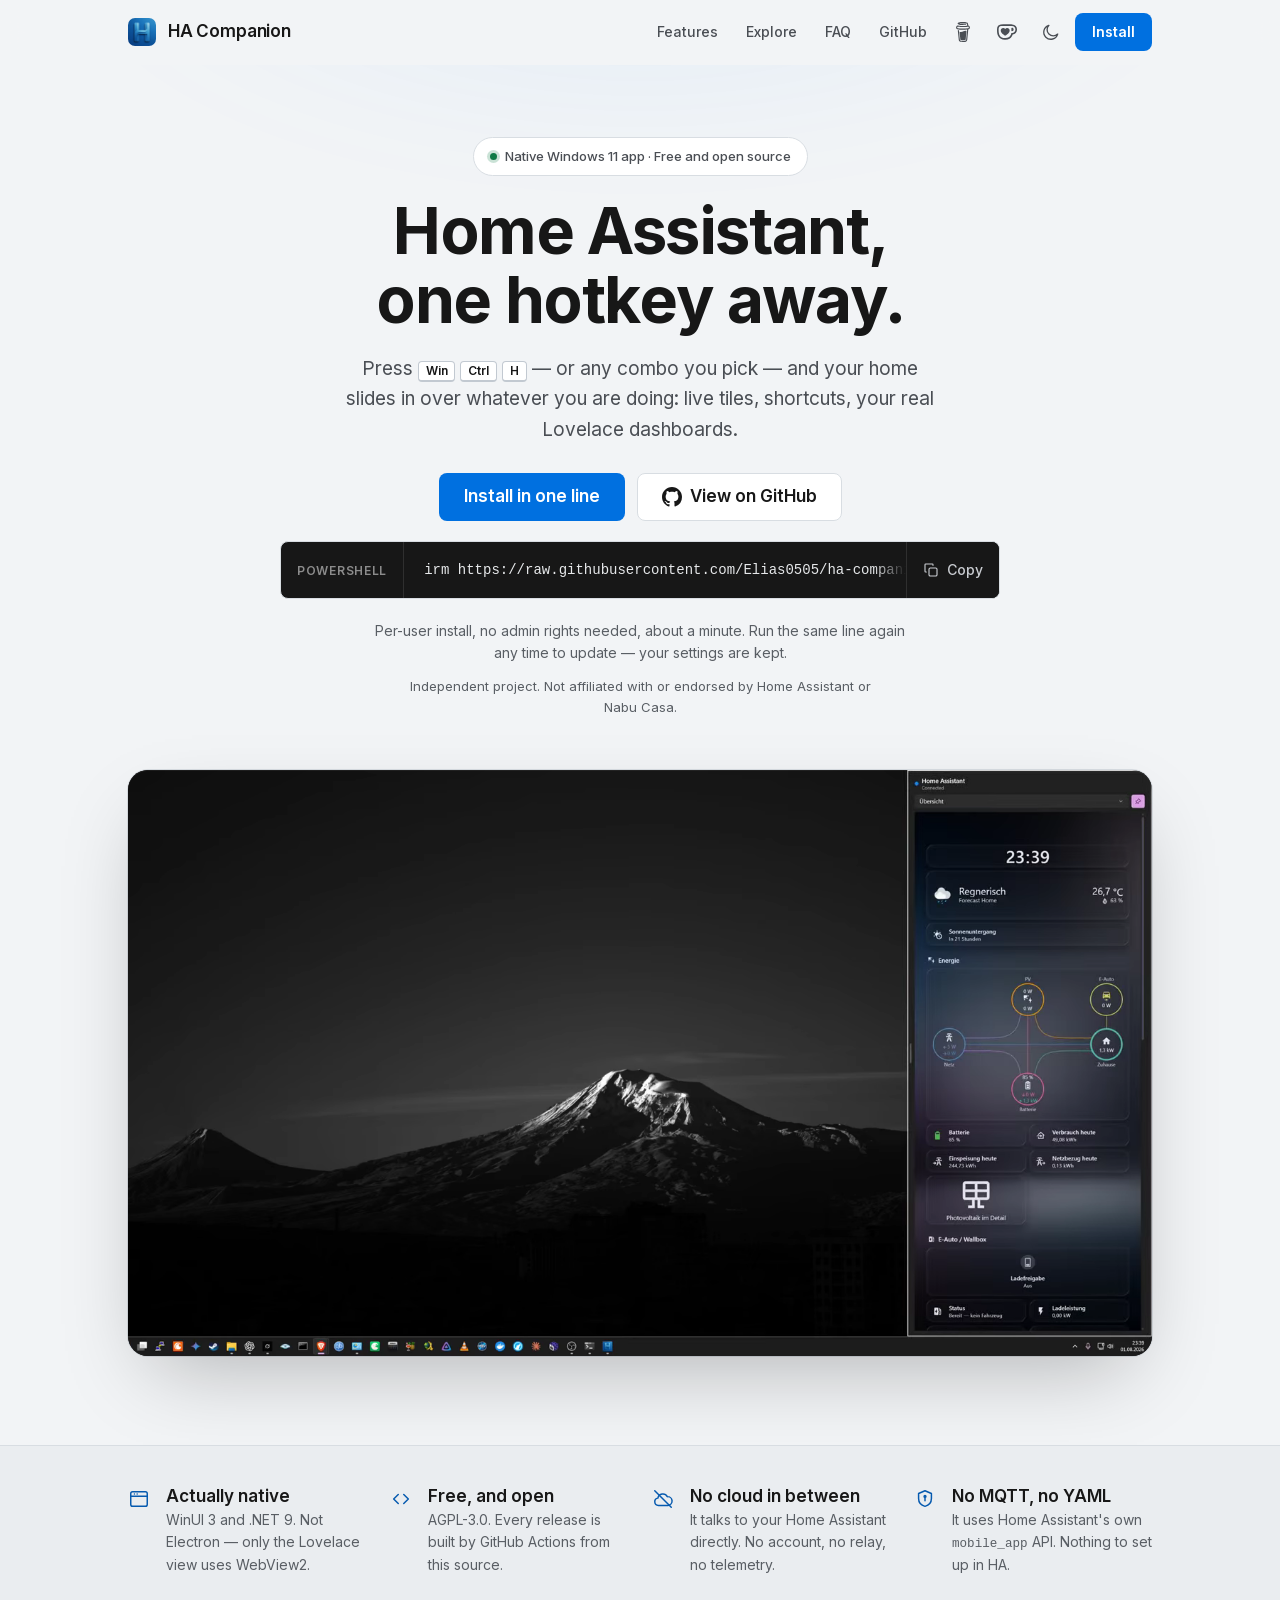
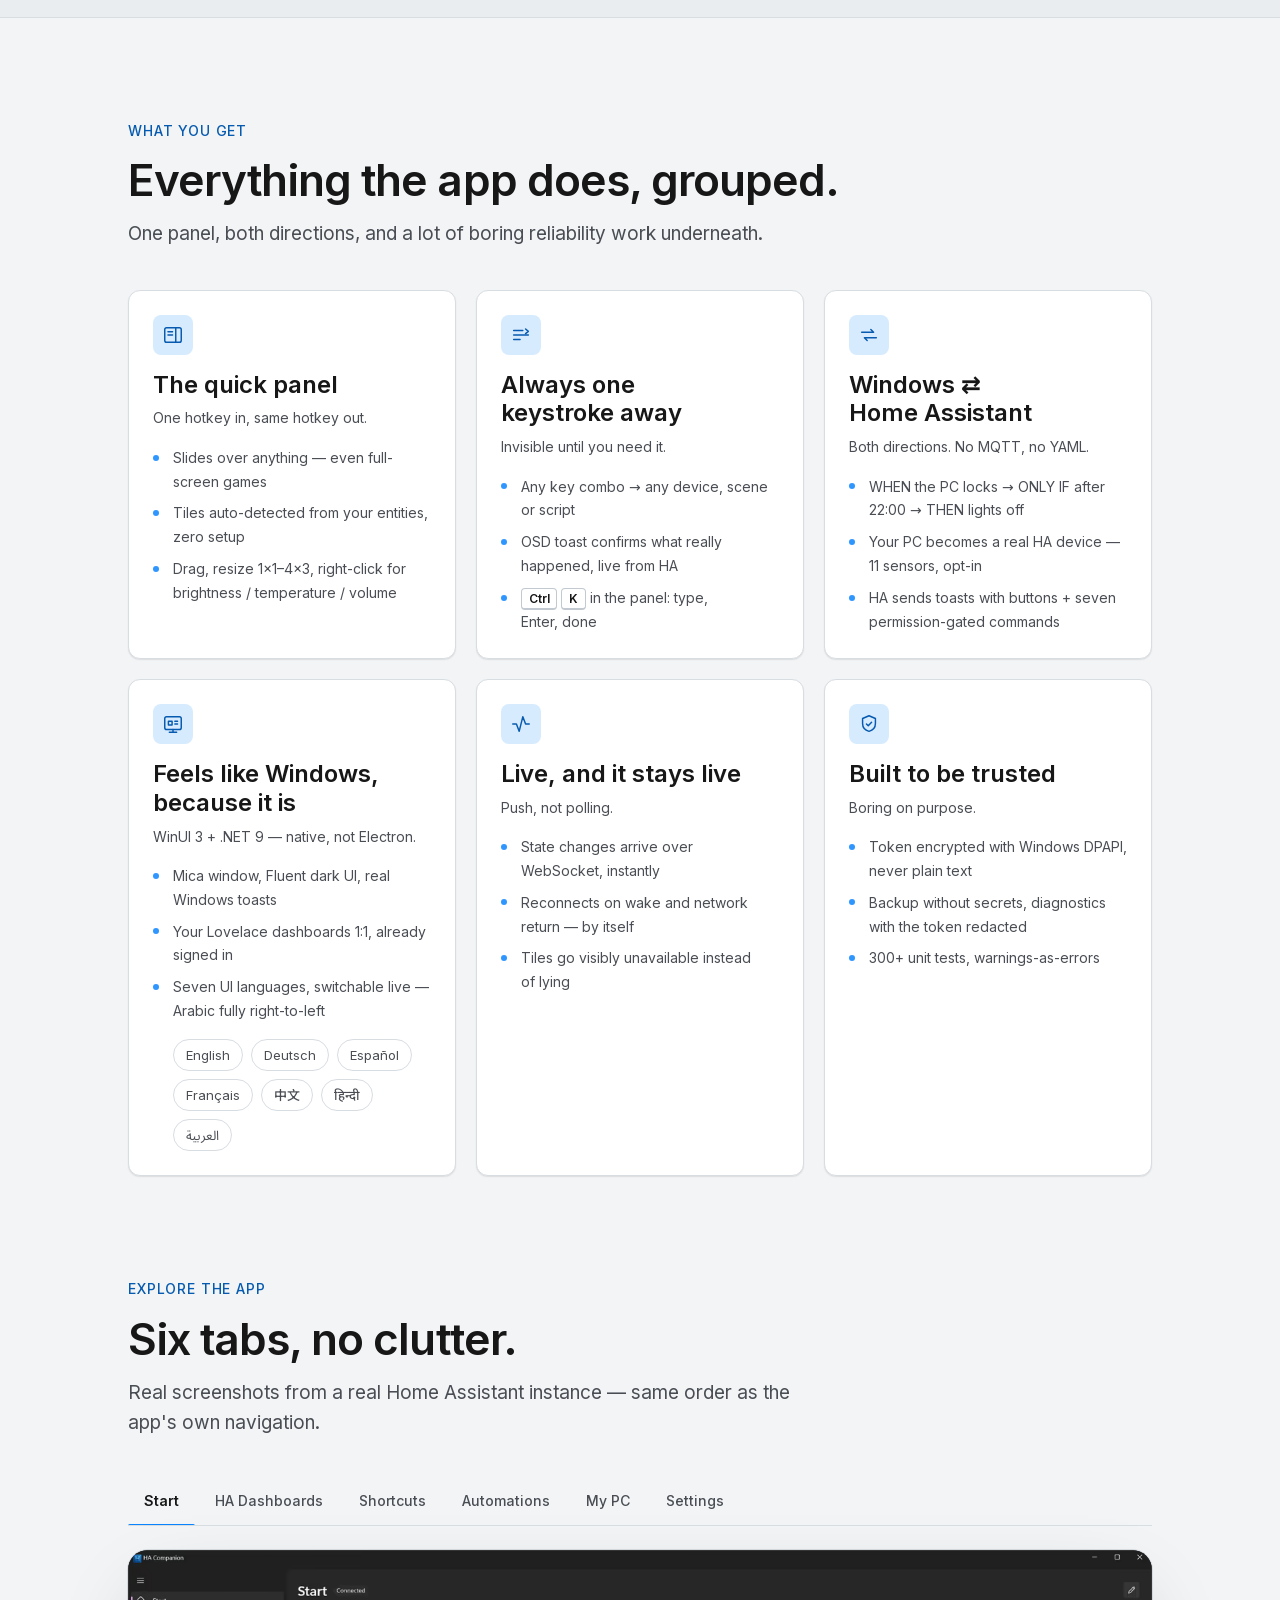
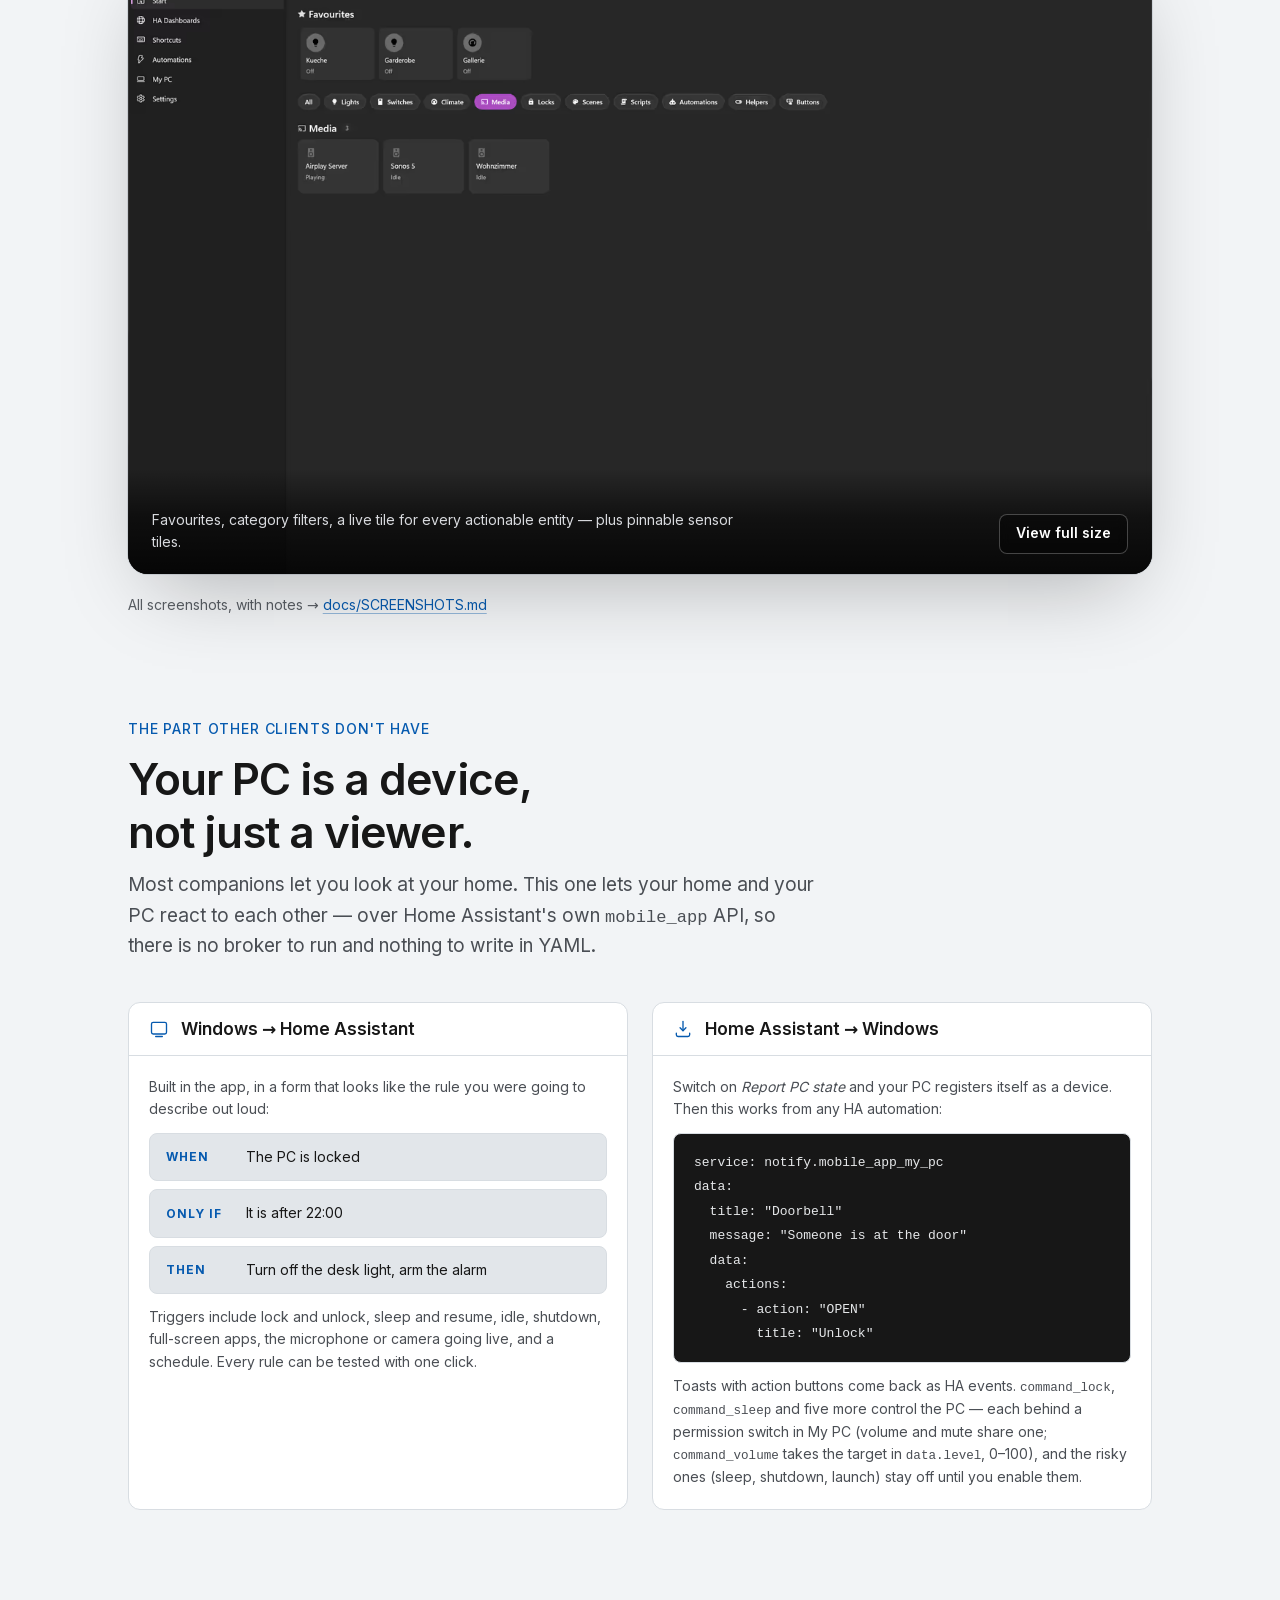
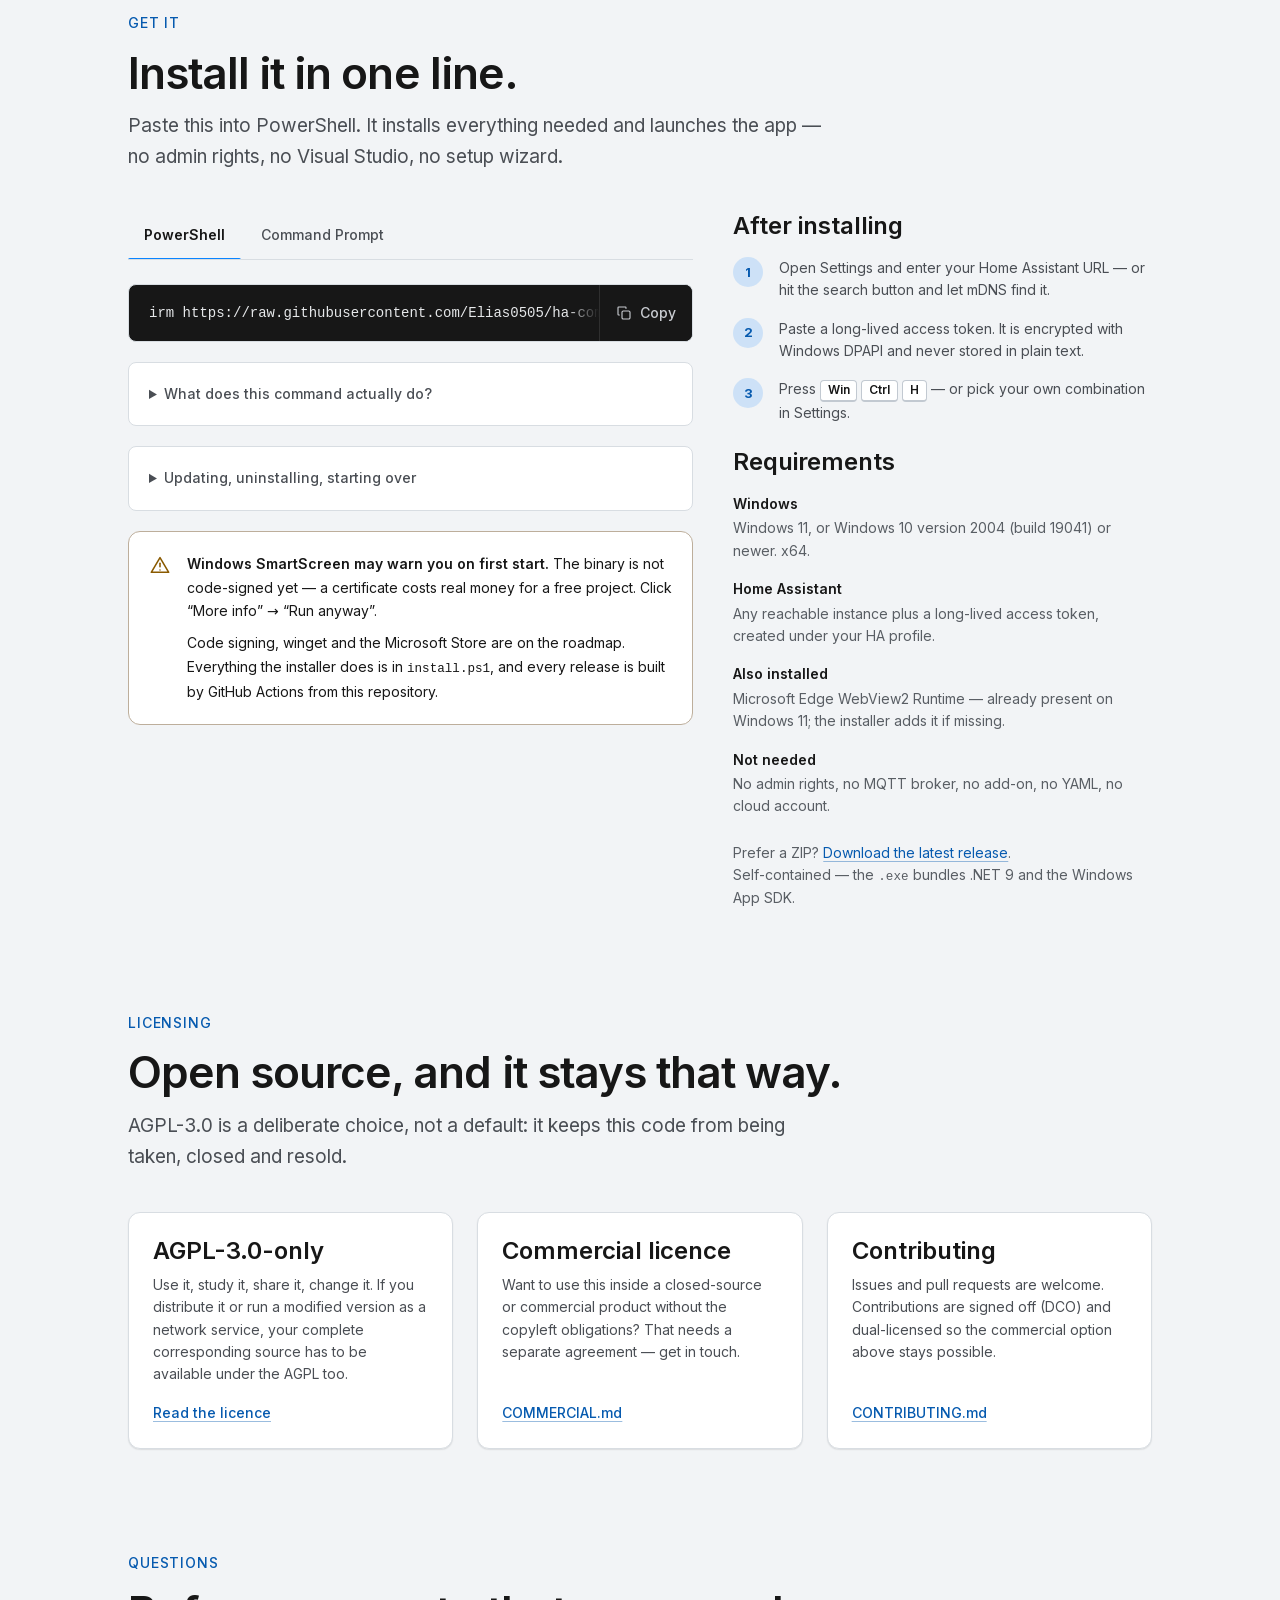
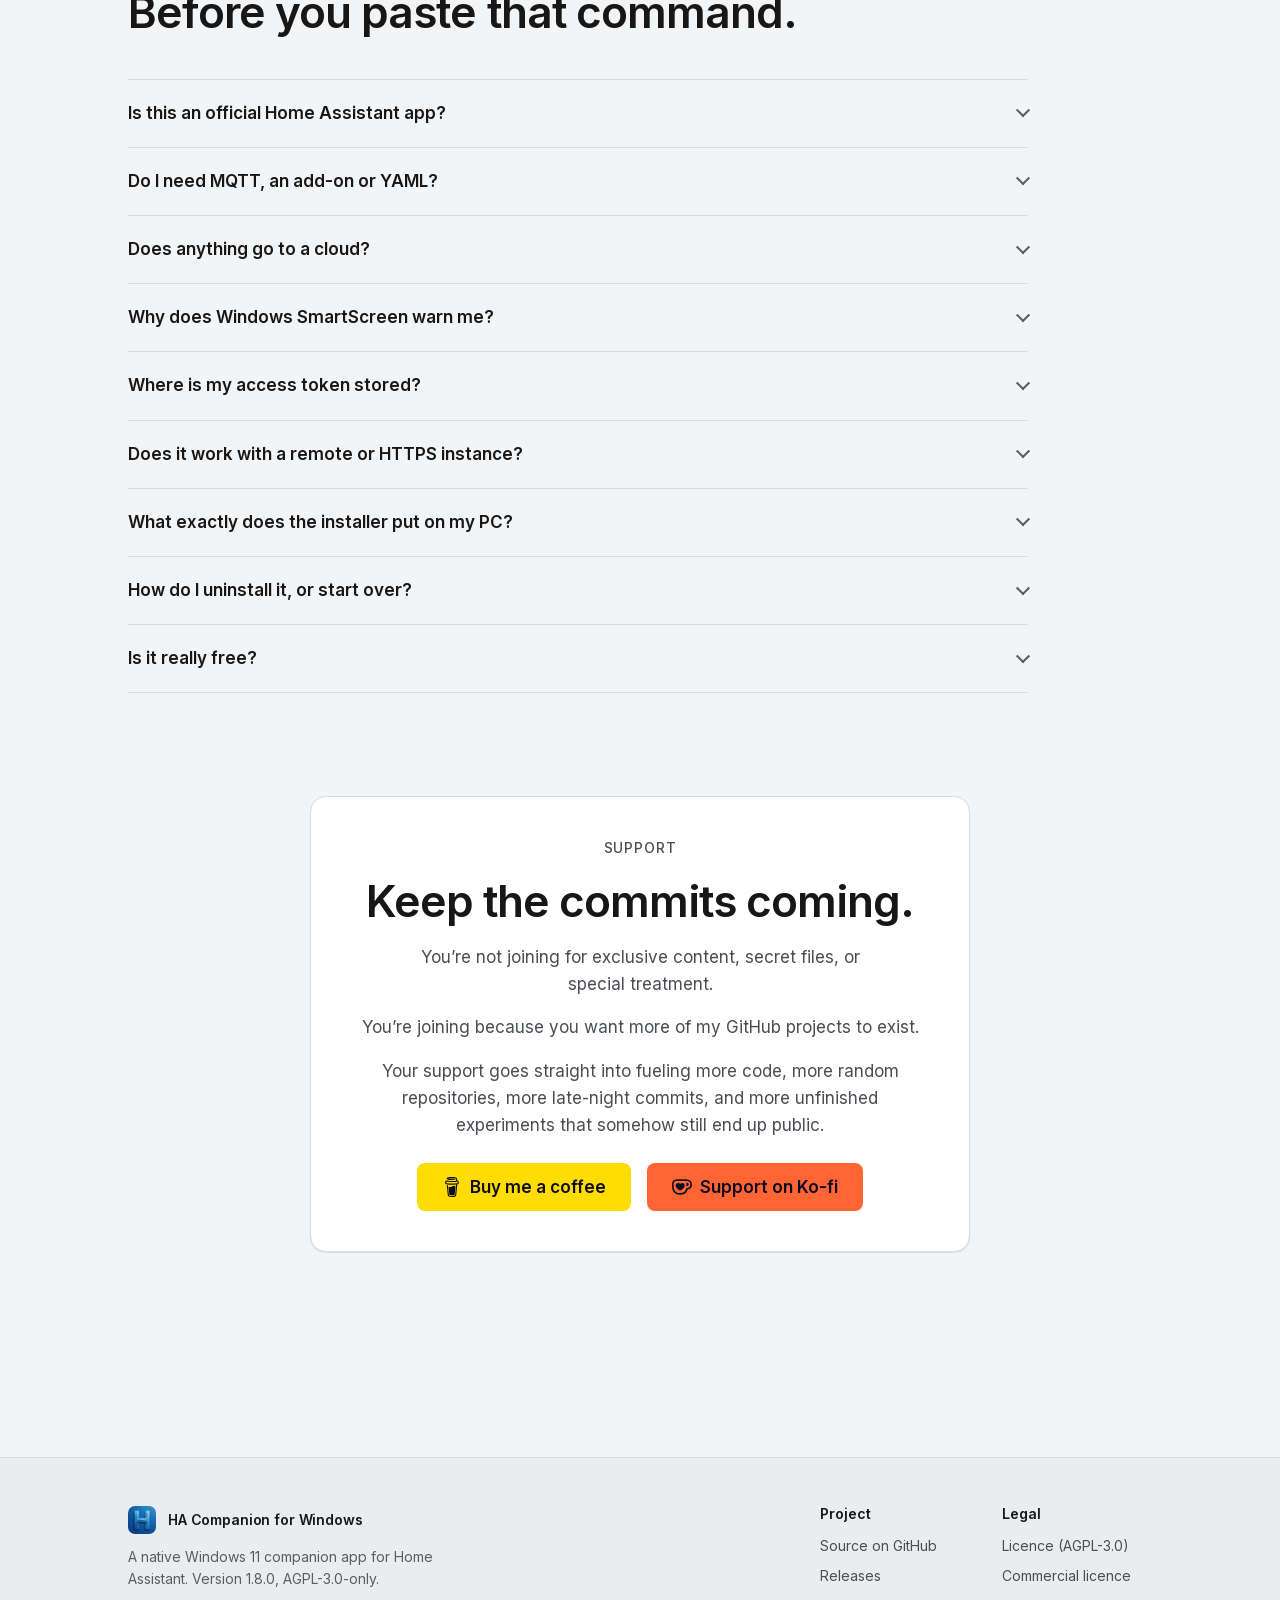
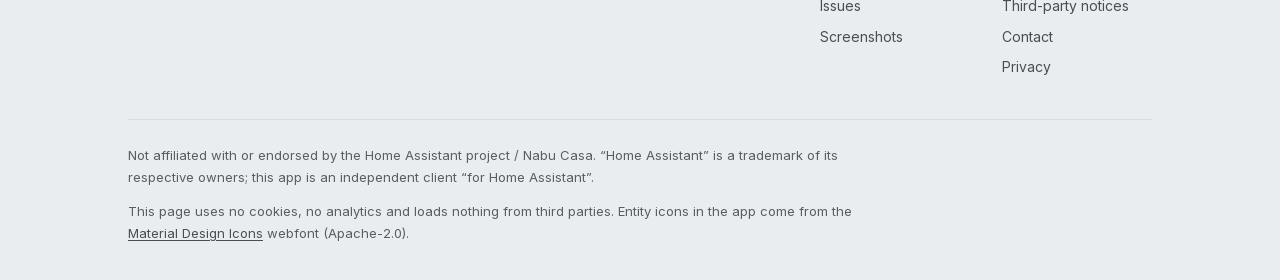
<file: site/index.html>
<!DOCTYPE html>
<!-- SPDX-License-Identifier: AGPL-3.0-only -->
<html lang="en" data-page="home">
<head>
<meta charset="utf-8">
<meta name="viewport" content="width=device-width, initial-scale=1">
<title>HA Companion for Windows — Home Assistant, one hotkey away</title>
<meta name="description" content="Free, open-source native Windows app for Home Assistant: a global hotkey slides your live tiles and real Lovelace dashboards in over any window.">
<link rel="canonical" href="https://elias0505.github.io/ha-companion-windows/">

<!-- Runs before first paint: marks that JS is alive (so CSS may hide things it
     will animate in) and restores the visitor's theme without a flash. -->
<script>document.documentElement.className='js'+(matchMedia('(prefers-reduced-motion: reduce)').matches?' rm':'');</script>
<script>try{var t=localStorage.getItem('hac-theme');if(t)document.documentElement.dataset.theme=t;}catch(e){}</script>

<meta name="theme-color" content="#171717" media="(prefers-color-scheme: dark)">
<meta name="theme-color" content="#f2f4f6" media="(prefers-color-scheme: light)">
<meta name="color-scheme" content="dark light">

<meta property="og:type" content="website">
<meta property="og:site_name" content="HA Companion for Windows">
<meta property="og:title" content="HA Companion for Windows — Home Assistant, one hotkey away">
<meta property="og:description" content="Free, open-source native Windows app for Home Assistant: a global hotkey slides your live tiles and real Lovelace dashboards in over any window.">
<meta property="og:url" content="https://elias0505.github.io/ha-companion-windows/">
<meta property="og:image" content="https://elias0505.github.io/ha-companion-windows/assets/og/og-1200x630.jpg">
<meta property="og:image:width" content="1200">
<meta property="og:image:height" content="630">
<meta property="og:image:alt" content="HA Companion for Windows — the quick panel next to the headline “Home Assistant, one hotkey away”">
<meta property="og:locale" content="en_US">
<meta name="twitter:card" content="summary_large_image">
<meta name="twitter:title" content="HA Companion for Windows — Home Assistant, one hotkey away">
<meta name="twitter:description" content="Free, open-source native Windows app for Home Assistant: a global hotkey slides your live tiles and real Lovelace dashboards in over any window.">
<meta name="twitter:image" content="https://elias0505.github.io/ha-companion-windows/assets/og/og-1200x630.jpg">
<meta name="twitter:image:alt" content="HA Companion for Windows — the quick panel next to the headline “Home Assistant, one hotkey away”">

<link rel="icon" href="assets/icons/favicon.ico" sizes="32x32">
<link rel="icon" href="assets/icons/icon-192.png" type="image/png" sizes="192x192">
<link rel="apple-touch-icon" href="assets/icons/apple-touch-icon.png">
<link rel="manifest" href="site.webmanifest">

<link rel="preload" as="font" type="font/woff2" href="assets/fonts/inter-var-latin.woff2" crossorigin>
<link rel="preload" as="image" type="image/avif" href="assets/img/hero/hero-poster-1280.avif"
      imagesrcset="assets/img/hero/hero-poster-960.avif 960w, assets/img/hero/hero-poster-1280.avif 1280w, assets/img/hero/hero-poster-1888.avif 1888w"
      imagesizes="(min-width: 1200px) 1120px, 100vw" fetchpriority="high">

<link rel="stylesheet" href="assets/css/tokens.css">
<link rel="stylesheet" href="assets/css/base.css">
<link rel="stylesheet" href="assets/css/components.css">
<link rel="stylesheet" href="assets/css/sections.css">

<script defer src="assets/js/tabs.js"></script>
<script defer src="assets/js/ui.js"></script>
</head>

<body>
<a class="skip-link" href="#main">Skip to content</a>

<!-- Brand marks (Simple Icons, CC0), used twice each — defined once, referenced
     via <use> so the long Buy-Me-a-Coffee path is not shipped twice. -->
<svg aria-hidden="true" style="position:absolute;width:0;height:0" xmlns="http://www.w3.org/2000/svg">
  <symbol id="i-bmc" viewBox="0 0 24 24"><path d="M20.216 6.415l-.132-.666c-.119-.598-.388-1.163-1.001-1.379-.197-.069-.42-.098-.57-.241-.152-.143-.196-.366-.231-.572-.065-.378-.125-.756-.192-1.133-.057-.325-.102-.69-.25-.987-.195-.4-.597-.634-.996-.788a5.723 5.723 0 00-.626-.194c-1-.263-2.05-.36-3.077-.416a25.834 25.834 0 00-3.7.062c-.915.083-1.88.184-2.75.5-.318.116-.646.256-.888.501-.297.302-.393.77-.177 1.146.154.267.415.456.692.58.36.162.737.284 1.123.366 1.075.238 2.189.331 3.287.37 1.218.05 2.437.01 3.65-.118.299-.033.598-.073.896-.119.352-.054.578-.513.474-.834-.124-.383-.457-.531-.834-.473-.466.074-.96.108-1.382.146-1.177.08-2.358.082-3.536.006a22.228 22.228 0 01-1.157-.107c-.086-.01-.18-.025-.258-.036-.243-.036-.484-.08-.724-.13-.111-.027-.111-.185 0-.212h.005c.277-.06.557-.108.838-.147h.002c.131-.009.263-.032.394-.048a25.076 25.076 0 013.426-.12c.674.019 1.347.067 2.017.144l.228.031c.267.04.533.088.798.145.392.085.895.113 1.07.542.055.137.08.288.111.431l.319 1.484a.237.237 0 01-.199.284h-.003c-.037.006-.075.01-.112.015a36.704 36.704 0 01-4.743.295 37.059 37.059 0 01-4.699-.304c-.14-.017-.293-.042-.417-.06-.326-.048-.649-.108-.973-.161-.393-.065-.768-.032-1.123.161-.29.16-.527.404-.675.701-.154.316-.199.66-.267 1-.069.34-.176.707-.135 1.056.087.753.613 1.365 1.37 1.502a39.69 39.69 0 0011.343.376.483.483 0 01.535.53l-.071.697-1.018 9.907c-.041.41-.047.832-.125 1.237-.122.637-.553 1.028-1.182 1.171-.577.131-1.165.2-1.756.205-.656.004-1.31-.025-1.966-.022-.699.004-1.556-.06-2.095-.58-.475-.458-.54-1.174-.605-1.793l-.731-7.013-.322-3.094c-.037-.351-.286-.695-.678-.678-.336.015-.718.3-.678.679l.228 2.185.949 9.112c.147 1.344 1.174 2.068 2.446 2.272.742.12 1.503.144 2.257.156.966.016 1.942.053 2.892-.122 1.408-.258 2.465-1.198 2.616-2.657.34-3.332.683-6.663 1.024-9.995l.215-2.087a.484.484 0 01.39-.426c.402-.078.787-.212 1.074-.518.455-.488.546-1.124.385-1.766zm-1.478.772c-.145.137-.363.201-.578.233-2.416.359-4.866.54-7.308.46-1.748-.06-3.477-.254-5.207-.498-.17-.024-.353-.055-.47-.18-.22-.236-.111-.71-.054-.995.052-.26.152-.609.463-.646.484-.057 1.046.148 1.526.22.577.088 1.156.159 1.737.212 2.48.226 5.002.19 7.472-.14.45-.06.899-.13 1.345-.21.399-.072.84-.206 1.08.206.166.281.188.657.162.974a.544.544 0 01-.169.364zm-6.159 3.9c-.862.37-1.84.788-3.109.788a5.884 5.884 0 01-1.569-.217l.877 9.004c.065.78.717 1.38 1.5 1.38 0 0 1.243.065 1.658.065.447 0 1.786-.065 1.786-.065.783 0 1.434-.6 1.499-1.38l.94-9.95a3.996 3.996 0 00-1.322-.238c-.826 0-1.491.284-2.26.613z"/></symbol>
  <symbol id="i-kofi" viewBox="0 0 24 24"><path d="M11.351 2.715c-2.7 0-4.986.025-6.83.26C2.078 3.285 0 5.154 0 8.61c0 3.506.182 6.13 1.585 8.493 1.584 2.701 4.233 4.182 7.662 4.182h.83c4.209 0 6.494-2.234 7.637-4a9.5 9.5 0 0 0 1.091-2.338C21.792 14.688 24 12.22 24 9.208v-.415c0-3.247-2.13-5.507-5.792-5.87-1.558-.156-2.65-.208-6.857-.208m0 1.947c4.208 0 5.09.052 6.571.182 2.624.311 4.13 1.584 4.13 4v.39c0 2.156-1.792 3.844-3.87 3.844h-.935l-.156.649c-.208 1.013-.597 1.818-1.039 2.546-.909 1.428-2.545 3.064-5.922 3.064h-.805c-2.571 0-4.831-.883-6.078-3.195-1.09-2-1.298-4.155-1.298-7.506 0-2.181.857-3.402 3.012-3.714 1.533-.233 3.559-.26 6.39-.26m6.547 2.287c-.416 0-.65.234-.65.546v2.935c0 .311.234.545.65.545 1.324 0 2.051-.754 2.051-2s-.727-2.026-2.052-2.026m-10.39.182c-1.818 0-3.013 1.48-3.013 3.142 0 1.533.858 2.857 1.949 3.897.727.701 1.87 1.429 2.649 1.896a1.47 1.47 0 0 0 1.507 0c.78-.467 1.922-1.195 2.623-1.896 1.117-1.039 1.974-2.364 1.974-3.897 0-1.662-1.247-3.142-3.039-3.142-1.065 0-1.792.545-2.338 1.298-.493-.753-1.246-1.298-2.312-1.298"/></symbol>
</svg>

<header class="header" id="site-header">
  <div class="container header__inner">
    <a class="brand" href="#top">
      <img src="assets/img/brand/logo-64.png" width="28" height="28" alt="" decoding="async">
      <span>HA Companion</span>
    </a>
    <nav class="header__nav" aria-label="Main">
      <a href="#features" class="header__link--tight">Features</a>
      <a href="#tour" class="header__link--optional">Explore</a>
      <a href="#faq" class="header__link--optional">FAQ</a>
      <a href="https://github.com/Elias0505/ha-companion-windows" rel="noopener">GitHub</a>
      <a class="icon-btn header__support" href="https://buymeacoffee.com/elias0505" rel="noopener" aria-label="Buy me a coffee">
        <svg viewBox="0 0 24 24" fill="currentColor" aria-hidden="true"><use href="#i-bmc"/></svg>
      </a>
      <a class="icon-btn header__support" href="https://ko-fi.com/elias0505" rel="noopener" aria-label="Support on Ko-fi">
        <svg viewBox="0 0 24 24" fill="currentColor" aria-hidden="true"><use href="#i-kofi"/></svg>
      </a>
      <button type="button" class="icon-btn" data-theme-toggle aria-label="Switch to light theme">
        <svg class="i-sun" viewBox="0 0 24 24" fill="none" stroke="currentColor" stroke-width="1.6" stroke-linecap="round" aria-hidden="true"><circle cx="12" cy="12" r="4"/><path d="M12 2v2m0 16v2M2 12h2m16 0h2M4.9 4.9l1.4 1.4m11.4 11.4l1.4 1.4M19.1 4.9l-1.4 1.4M6.3 17.7l-1.4 1.4"/></svg>
        <svg class="i-moon" viewBox="0 0 24 24" fill="none" stroke="currentColor" stroke-width="1.6" stroke-linecap="round" stroke-linejoin="round" aria-hidden="true"><path d="M20 14.5A8.5 8.5 0 1 1 9.5 4a7 7 0 0 0 10.5 10.5z"/></svg>
      </button>
      <a class="btn btn--primary btn--sm" href="#install">Install</a>
    </nav>
  </div>
</header>

<main id="main">

<!-- ================= hero ================= -->
<section class="hero" id="top">
  <div class="container hero__inner">
    <p class="hero__eyebrow" data-hero="1"><span class="dot" aria-hidden="true"></span>Native Windows 11 app · Free and open source</p>

    <h1 data-hero="2">Home Assistant, one hotkey away.</h1>

    <p class="lede" data-hero="3">Press <kbd>Win</kbd> <kbd>Ctrl</kbd> <kbd>H</kbd> — or any combo you pick — and your home slides in over whatever you are doing: live tiles, shortcuts, your real Lovelace dashboards.</p>

    <div class="hero__cta" data-hero="4">
      <a class="btn btn--primary" href="#install">Install in one line</a>
      <a class="btn btn--secondary" href="https://github.com/Elias0505/ha-companion-windows" rel="noopener">
        <svg viewBox="0 0 16 16" fill="currentColor" aria-hidden="true"><path d="M8 0C3.58 0 0 3.58 0 8c0 3.54 2.29 6.53 5.47 7.59.4.07.55-.17.55-.38 0-.19-.01-.82-.01-1.49-2.01.37-2.53-.49-2.69-.94-.09-.23-.48-.94-.82-1.13-.28-.15-.68-.52-.01-.53.63-.01 1.08.58 1.23.82.72 1.21 1.87.87 2.33.66.07-.52.28-.87.51-1.07-1.78-.2-3.64-.89-3.64-3.95 0-.87.31-1.59.82-2.15-.08-.2-.36-1.02.08-2.12 0 0 .67-.21 2.2.82.64-.18 1.32-.27 2-.27.68 0 1.36.09 2 .27 1.53-1.04 2.2-.82 2.2-.82.44 1.1.16 1.92.08 2.12.51.56.82 1.27.82 2.15 0 3.07-1.87 3.75-3.65 3.95.29.25.54.73.54 1.48 0 1.07-.01 1.93-.01 2.2 0 .21.15.46.55.38A8.01 8.01 0 0 0 16 8c0-4.42-3.58-8-8-8z"/></svg>
        View on GitHub
      </a>
    </div>

    <div class="code hero__chip" data-hero="5">
      <span class="code__label">PowerShell</span>
      <pre tabindex="0" role="region" aria-label="Install command"><code id="cmd-hero">irm https://raw.githubusercontent.com/Elias0505/ha-companion-windows/main/install.ps1 | iex</code></pre>
      <button type="button" class="copy" data-copy="#cmd-hero">
        <svg class="i-copy" viewBox="0 0 24 24" fill="none" stroke="currentColor" stroke-width="1.7" stroke-linecap="round" stroke-linejoin="round" aria-hidden="true"><rect x="9" y="9" width="12" height="12" rx="2"/><path d="M5 15H4a1 1 0 0 1-1-1V4a1 1 0 0 1 1-1h10a1 1 0 0 1 1 1v1"/></svg>
        <svg class="i-check" viewBox="0 0 24 24" fill="none" stroke="currentColor" stroke-width="2" stroke-linecap="round" stroke-linejoin="round" aria-hidden="true"><path d="M20 6 9 17l-5-5"/></svg>
        <span class="copy__label">Copy</span>
      </button>
    </div>

    <p class="hero__note" data-hero="6">Per-user install, no admin rights needed, about a minute. Run the same line again any time to update — your settings are kept.</p>

    <p class="hero__disclaimer" data-hero="6">Independent project. Not affiliated with or endorsed by Home Assistant or Nabu Casa.</p>

    <figure class="hero__media" data-hero="7">
      <div class="frame">
        <picture>
          <source type="image/avif" srcset="assets/img/hero/hero-poster-960.avif 960w, assets/img/hero/hero-poster-1280.avif 1280w, assets/img/hero/hero-poster-1888.avif 1888w" sizes="(min-width: 1200px) 1120px, 100vw">
          <source type="image/webp" srcset="assets/img/hero/hero-poster-960.webp 960w, assets/img/hero/hero-poster-1280.webp 1280w, assets/img/hero/hero-poster-1888.webp 1888w" sizes="(min-width: 1200px) 1120px, 100vw">
          <img id="hero-poster" src="assets/img/hero/hero-poster-1280.webp" width="1280" height="732"
               fetchpriority="high" decoding="sync"
               alt="The HA Companion quick panel slid in over a Windows 11 desktop, showing live Home Assistant tiles.">
        </picture>
      </div>
      <button type="button" class="btn btn--ghost hero__play" data-hero-play hidden>
        <svg viewBox="0 0 24 24" fill="currentColor" aria-hidden="true"><path d="M8 5.14v13.72L19 12z"/></svg>
        Play the demo (5 s)
      </button>
      <figcaption>One hotkey, anywhere in Windows — Home Assistant slides in over whatever you are doing.</figcaption>
    </figure>
  </div>
</section>

<!-- ================= fact strip ================= -->
<section class="proof" aria-labelledby="proof-h">
  <h2 id="proof-h" class="visually-hidden">At a glance</h2>
  <div class="container proof__grid">
    <div class="proof__item">
      <svg viewBox="0 0 24 24" fill="none" stroke="currentColor" stroke-width="1.6" stroke-linecap="round" stroke-linejoin="round" aria-hidden="true"><rect x="3" y="4" width="18" height="16" rx="2"/><path d="M3 9h18"/><path d="M7 6.5h.01M10 6.5h.01"/></svg>
      <div>
        <h3>Actually native</h3>
        <p>WinUI 3 and .NET 9. Not Electron — only the Lovelace view uses WebView2.</p>
      </div>
    </div>
    <div class="proof__item">
      <svg viewBox="0 0 24 24" fill="none" stroke="currentColor" stroke-width="1.6" stroke-linecap="round" stroke-linejoin="round" aria-hidden="true"><path d="M9 7 4 12l5 5M15 7l5 5-5 5"/></svg>
      <div>
        <h3>Free, and open</h3>
        <p>AGPL-3.0. Every release is built by GitHub Actions from this source.</p>
      </div>
    </div>
    <div class="proof__item">
      <svg viewBox="0 0 24 24" fill="none" stroke="currentColor" stroke-width="1.6" stroke-linecap="round" stroke-linejoin="round" aria-hidden="true"><path d="M17.5 19H7a4 4 0 0 1-.6-7.95 5.5 5.5 0 0 1 10.3-1.6A4.25 4.25 0 0 1 17.5 19z"/><path d="M3 3l18 18"/></svg>
      <div>
        <h3>No cloud in between</h3>
        <p>It talks to your Home Assistant directly. No account, no relay, no telemetry.</p>
      </div>
    </div>
    <div class="proof__item">
      <svg viewBox="0 0 24 24" fill="none" stroke="currentColor" stroke-width="1.6" stroke-linecap="round" stroke-linejoin="round" aria-hidden="true"><path d="M12 3 5 6v5.5c0 4.2 2.9 7.4 7 8.5 4.1-1.1 7-4.3 7-8.5V6z"/><path d="M12 11v3"/><circle cx="12" cy="9.2" r="1"/></svg>
      <div>
        <h3>No MQTT, no YAML</h3>
        <p>It uses Home Assistant's own <code>mobile_app</code> API. Nothing to set up in HA.</p>
      </div>
    </div>
  </div>
</section>

<!-- ================= features ================= -->
<section class="section" id="features" aria-labelledby="features-h">
  <div class="container">
    <div class="section__head reveal">
      <p class="eyebrow">What you get</p>
      <h2 id="features-h">Everything the app does, grouped.</h2>
      <p class="lede">One panel, both directions, and a lot of boring reliability work underneath.</p>
    </div>

    <div class="features__grid">
      <article class="card reveal">
        <div class="card__icon"><svg viewBox="0 0 24 24" fill="none" stroke="currentColor" stroke-width="1.6" stroke-linecap="round" stroke-linejoin="round" aria-hidden="true"><rect x="3" y="4" width="18" height="16" rx="2"/><path d="M15 4v16"/><path d="M6.5 8.5h5M6.5 12h5"/></svg></div>
        <h3>The quick panel</h3>
        <p class="card__sum">One hotkey in, same hotkey out.</p>
        <ul>
          <li>Slides over anything — even full-screen games</li>
          <li>Tiles auto-detected from your entities, zero setup</li>
          <li>Drag, resize 1×1–4×3, right-click for brightness / temperature / volume</li>
        </ul>
      </article>

      <article class="card reveal reveal--d1">
        <div class="card__icon"><svg viewBox="0 0 24 24" fill="none" stroke="currentColor" stroke-width="1.6" stroke-linecap="round" stroke-linejoin="round" aria-hidden="true"><path d="M4 7h10M4 12h16M4 17h7"/><path d="M17 5.5 20 8l-3 2.5"/></svg></div>
        <h3>Always one keystroke away</h3>
        <p class="card__sum">Invisible until you need it.</p>
        <ul>
          <li>Any key combo → any device, scene or script</li>
          <li>OSD toast confirms what really happened, live from HA</li>
          <li><kbd>Ctrl</kbd> <kbd>K</kbd> in the panel: type, Enter, done</li>
        </ul>
      </article>

      <article class="card reveal reveal--d2">
        <div class="card__icon"><svg viewBox="0 0 24 24" fill="none" stroke="currentColor" stroke-width="1.6" stroke-linecap="round" stroke-linejoin="round" aria-hidden="true"><path d="M4 9h13l-3-3M20 15H7l3 3"/></svg></div>
        <h3>Windows ⇄ Home Assistant</h3>
        <p class="card__sum">Both directions. No MQTT, no YAML.</p>
        <ul>
          <li>WHEN the PC locks → ONLY IF after 22:00 → THEN lights off</li>
          <li>Your PC becomes a real HA device — 11 sensors, opt-in</li>
          <li>HA sends toasts with buttons + seven permission-gated commands</li>
        </ul>
      </article>

      <article class="card reveal">
        <div class="card__icon"><svg viewBox="0 0 24 24" fill="none" stroke="currentColor" stroke-width="1.6" stroke-linecap="round" stroke-linejoin="round" aria-hidden="true"><rect x="3" y="4" width="18" height="14" rx="2"/><path d="M8 21h8M12 18v3"/><path d="M7 9h4v4H7z"/><path d="M14 9h3M14 12h3"/></svg></div>
        <h3>Feels like Windows, because it is</h3>
        <p class="card__sum">WinUI 3 + .NET 9 — native, not Electron.</p>
        <ul>
          <li>Mica window, Fluent dark UI, real Windows toasts</li>
          <li>Your Lovelace dashboards 1:1, already signed in</li>
          <li>Seven UI languages, switchable live — Arabic fully right-to-left</li>
        </ul>
        <ul class="langs" style="margin-block-start:var(--sp-4)">
          <li>English</li><li>Deutsch</li><li>Español</li><li>Français</li><li lang="zh">中文</li><li lang="hi">हिन्दी</li><li lang="ar" dir="rtl">العربية</li>
        </ul>
      </article>

      <article class="card reveal reveal--d1">
        <div class="card__icon"><svg viewBox="0 0 24 24" fill="none" stroke="currentColor" stroke-width="1.6" stroke-linecap="round" stroke-linejoin="round" aria-hidden="true"><path d="M3 12h4l3 8 4-16 3 8h4"/></svg></div>
        <h3>Live, and it stays live</h3>
        <p class="card__sum">Push, not polling.</p>
        <ul>
          <li>State changes arrive over WebSocket, instantly</li>
          <li>Reconnects on wake and network return — by itself</li>
          <li>Tiles go visibly unavailable instead of lying</li>
        </ul>
      </article>

      <article class="card reveal reveal--d2">
        <div class="card__icon"><svg viewBox="0 0 24 24" fill="none" stroke="currentColor" stroke-width="1.6" stroke-linecap="round" stroke-linejoin="round" aria-hidden="true"><path d="M12 3 5 6v5.5c0 4.2 2.9 7.4 7 8.5 4.1-1.1 7-4.3 7-8.5V6z"/><path d="m9.2 12 2 2 3.6-3.8"/></svg></div>
        <h3>Built to be trusted</h3>
        <p class="card__sum">Boring on purpose.</p>
        <ul>
          <li>Token encrypted with Windows DPAPI, never plain text</li>
          <li>Backup without secrets, diagnostics with the token redacted</li>
          <li>300+ unit tests, warnings-as-errors</li>
        </ul>
      </article>
    </div>
  </div>
</section>

<!-- ================= tour ================= -->
<section class="section tour" id="tour" aria-labelledby="tour-h">
  <div class="container">
    <div class="section__head reveal">
      <p class="eyebrow">Explore the app</p>
      <h2 id="tour-h">Six tabs, no clutter.</h2>
      <p class="lede">Real screenshots from a real Home Assistant instance — same order as the app's own navigation.</p>
    </div>

    <div class="tabs reveal reveal--d1" data-tabs>
      <div class="tabs__list" role="tablist" aria-label="App sections">
        <button type="button" role="tab" class="tab" id="tab-start" aria-controls="panel-start" aria-selected="true" tabindex="0">Start</button>
        <button type="button" role="tab" class="tab" id="tab-dash" aria-controls="panel-dash" aria-selected="false" tabindex="-1">HA Dashboards</button>
        <button type="button" role="tab" class="tab" id="tab-shortcuts" aria-controls="panel-shortcuts" aria-selected="false" tabindex="-1">Shortcuts</button>
        <button type="button" role="tab" class="tab" id="tab-automations" aria-controls="panel-automations" aria-selected="false" tabindex="-1">Automations</button>
        <button type="button" role="tab" class="tab" id="tab-mypc" aria-controls="panel-mypc" aria-selected="false" tabindex="-1">My PC</button>
        <button type="button" role="tab" class="tab" id="tab-settings" aria-controls="panel-settings" aria-selected="false" tabindex="-1">Settings</button>
        <span class="tabs__ink" aria-hidden="true"></span>
      </div>

      <div class="tabs__panels tabs__panels--stacked">
        <section role="tabpanel" class="panel is-active" id="panel-start" aria-labelledby="tab-start" tabindex="0">
          <figure>
            <picture>
              <source type="image/avif" srcset="assets/img/tour/start-480.avif 480w, assets/img/tour/start-720.avif 720w, assets/img/tour/start-960.avif 960w, assets/img/tour/start-1400.avif 1400w" sizes="(min-width: 1040px) 1040px, 100vw">
              <source type="image/webp" srcset="assets/img/tour/start-480.webp 480w, assets/img/tour/start-720.webp 720w, assets/img/tour/start-960.webp 960w, assets/img/tour/start-1400.webp 1400w" sizes="(min-width: 1040px) 1040px, 100vw">
              <img src="assets/img/tour/start-960.webp" width="1400" height="853" loading="lazy" decoding="async" alt="The Start page with favourite tiles, category filters and live entity tiles.">
            </picture>
            <figcaption>
              <span>Favourites, category filters, a live tile for every actionable entity — plus pinnable sensor tiles.</span>
              <button type="button" class="btn btn--ghost" data-lightbox="assets/img/tour/start-1400.avif" data-lightbox-fallback="assets/img/tour/start-1400.webp" data-lightbox-title="Start">View full size</button>
            </figcaption>
          </figure>
        </section>

        <section role="tabpanel" class="panel" id="panel-dash" aria-labelledby="tab-dash" tabindex="0">
          <figure>
            <picture>
              <source type="image/avif" srcset="assets/img/tour/ha-dashboards-480.avif 480w, assets/img/tour/ha-dashboards-720.avif 720w, assets/img/tour/ha-dashboards-960.avif 960w, assets/img/tour/ha-dashboards-1400.avif 1400w" sizes="(min-width: 1040px) 1040px, 100vw">
              <source type="image/webp" srcset="assets/img/tour/ha-dashboards-480.webp 480w, assets/img/tour/ha-dashboards-720.webp 720w, assets/img/tour/ha-dashboards-960.webp 960w, assets/img/tour/ha-dashboards-1400.webp 1400w" sizes="(min-width: 1040px) 1040px, 100vw">
              <img src="assets/img/tour/ha-dashboards-960.webp" width="1400" height="853" loading="lazy" decoding="async" alt="A Lovelace climate dashboard rendered inside the app.">
            </picture>
            <figcaption>
              <span>Your real Lovelace dashboards, rendered 1:1 in a native window and already signed in.</span>
              <button type="button" class="btn btn--ghost" data-lightbox="assets/img/tour/ha-dashboards-1400.avif" data-lightbox-fallback="assets/img/tour/ha-dashboards-1400.webp" data-lightbox-title="HA Dashboards">View full size</button>
            </figcaption>
          </figure>
        </section>

        <section role="tabpanel" class="panel" id="panel-shortcuts" aria-labelledby="tab-shortcuts" tabindex="0">
          <figure>
            <picture>
              <source type="image/avif" srcset="assets/img/tour/shortcuts-480.avif 480w, assets/img/tour/shortcuts-720.avif 720w, assets/img/tour/shortcuts-960.avif 960w, assets/img/tour/shortcuts-1400.avif 1400w" sizes="(min-width: 1040px) 1040px, 100vw">
              <source type="image/webp" srcset="assets/img/tour/shortcuts-480.webp 480w, assets/img/tour/shortcuts-720.webp 720w, assets/img/tour/shortcuts-960.webp 960w, assets/img/tour/shortcuts-1400.webp 1400w" sizes="(min-width: 1040px) 1040px, 100vw">
              <img src="assets/img/tour/shortcuts-960.webp" width="1400" height="853" loading="lazy" decoding="async" alt="The Shortcuts tab, where key combinations are bound to entities.">
            </picture>
            <figcaption>
              <span>Bind any key combination to any device, scene or script — with an OSD toast that confirms what actually happened.</span>
              <button type="button" class="btn btn--ghost" data-lightbox="assets/img/tour/shortcuts-1400.avif" data-lightbox-fallback="assets/img/tour/shortcuts-1400.webp" data-lightbox-title="Shortcuts">View full size</button>
            </figcaption>
          </figure>
        </section>

        <section role="tabpanel" class="panel" id="panel-automations" aria-labelledby="tab-automations" tabindex="0">
          <figure>
            <picture>
              <source type="image/avif" srcset="assets/img/tour/automations-480.avif 480w, assets/img/tour/automations-720.avif 720w, assets/img/tour/automations-960.avif 960w, assets/img/tour/automations-1400.avif 1400w" sizes="(min-width: 1040px) 1040px, 100vw">
              <source type="image/webp" srcset="assets/img/tour/automations-480.webp 480w, assets/img/tour/automations-720.webp 720w, assets/img/tour/automations-960.webp 960w, assets/img/tour/automations-1400.webp 1400w" sizes="(min-width: 1040px) 1040px, 100vw">
              <img src="assets/img/tour/automations-960.webp" width="1400" height="853" loading="lazy" decoding="async" alt="The Automations tab showing Windows-event rules.">
            </picture>
            <figcaption>
              <span>WHEN a Windows event, ONLY IF your conditions hold, THEN Home Assistant acts. Named, testable, no YAML.</span>
              <button type="button" class="btn btn--ghost" data-lightbox="assets/img/tour/automations-1400.avif" data-lightbox-fallback="assets/img/tour/automations-1400.webp" data-lightbox-title="Automations">View full size</button>
            </figcaption>
          </figure>
        </section>

        <section role="tabpanel" class="panel" id="panel-mypc" aria-labelledby="tab-mypc" tabindex="0">
          <figure>
            <picture>
              <source type="image/avif" srcset="assets/img/tour/my-pc-480.avif 480w, assets/img/tour/my-pc-720.avif 720w, assets/img/tour/my-pc-960.avif 960w, assets/img/tour/my-pc-1400.avif 1400w" sizes="(min-width: 1040px) 1040px, 100vw">
              <source type="image/webp" srcset="assets/img/tour/my-pc-480.webp 480w, assets/img/tour/my-pc-720.webp 720w, assets/img/tour/my-pc-960.webp 960w, assets/img/tour/my-pc-1400.webp 1400w" sizes="(min-width: 1040px) 1040px, 100vw">
              <img src="assets/img/tour/my-pc-960.webp" width="1400" height="853" loading="lazy" decoding="async" alt="The My PC tab with sensor states and command permissions.">
            </picture>
            <figcaption>
              <span>Your PC as a Home Assistant device: 11 live sensors, local notification rules, and per-command permissions.</span>
              <button type="button" class="btn btn--ghost" data-lightbox="assets/img/tour/my-pc-1400.avif" data-lightbox-fallback="assets/img/tour/my-pc-1400.webp" data-lightbox-title="My PC">View full size</button>
            </figcaption>
          </figure>
        </section>

        <section role="tabpanel" class="panel" id="panel-settings" aria-labelledby="tab-settings" tabindex="0">
          <figure>
            <picture>
              <source type="image/avif" srcset="assets/img/tour/settings-480.avif 480w, assets/img/tour/settings-720.avif 720w, assets/img/tour/settings-960.avif 960w, assets/img/tour/settings-1400.avif 1400w" sizes="(min-width: 1040px) 1040px, 100vw">
              <source type="image/webp" srcset="assets/img/tour/settings-480.webp 480w, assets/img/tour/settings-720.webp 720w, assets/img/tour/settings-960.webp 960w, assets/img/tour/settings-1400.webp 1400w" sizes="(min-width: 1040px) 1040px, 100vw">
              <img src="assets/img/tour/settings-960.webp" width="1400" height="853" loading="lazy" decoding="async" alt="The Settings page with connection, quick panel, language and backup cards.">
            </picture>
            <figcaption>
              <span>One page: connection, quick panel, language, autostart, opt-in PC sensors and backup — diagnostics and the factory reset live just below.</span>
              <button type="button" class="btn btn--ghost" data-lightbox="assets/img/tour/settings-1400.avif" data-lightbox-fallback="assets/img/tour/settings-1400.webp" data-lightbox-title="Settings">View full size</button>
            </figcaption>
          </figure>
        </section>
      </div>
    </div>

    <p class="tour__after">All screenshots, with notes → <a href="https://github.com/Elias0505/ha-companion-windows/blob/main/docs/SCREENSHOTS.md" rel="noopener">docs/SCREENSHOTS.md</a></p>
  </div>
</section>

<!-- ================= two-way ================= -->
<section class="section" id="two-way" aria-labelledby="twoway-h">
  <div class="container">
    <div class="section__head reveal">
      <p class="eyebrow">The part other clients don't have</p>
      <h2 id="twoway-h">Your PC is a device, not just a viewer.</h2>
      <p class="lede">Most companions let you look at your home. This one lets your home and your PC react to each other — over Home Assistant's own <code>mobile_app</code> API, so there is no broker to run and nothing to write in YAML.</p>
    </div>

    <div class="two-way__grid">
      <article class="rule-card reveal">
        <h3>
          <svg viewBox="0 0 24 24" fill="none" stroke="currentColor" stroke-width="1.6" stroke-linecap="round" stroke-linejoin="round" aria-hidden="true"><rect x="3" y="4" width="18" height="14" rx="2"/><path d="M8 21h8"/></svg>
          Windows → Home Assistant
        </h3>
        <div class="rule-card__body">
          <p>Built in the app, in a form that looks like the rule you were going to describe out loud:</p>
          <div class="flow">
            <div class="flow__row"><span class="flow__tag">WHEN</span><span>The PC is locked</span></div>
            <div class="flow__row"><span class="flow__tag">ONLY IF</span><span>It is after 22:00</span></div>
            <div class="flow__row"><span class="flow__tag">THEN</span><span>Turn off the desk light, arm the alarm</span></div>
          </div>
          <p>Triggers include lock and unlock, sleep and resume, idle, shutdown, full-screen apps, the microphone or camera going live, and a schedule. Every rule can be tested with one click.</p>
        </div>
      </article>

      <article class="rule-card reveal reveal--d1">
        <h3>
          <svg viewBox="0 0 24 24" fill="none" stroke="currentColor" stroke-width="1.6" stroke-linecap="round" stroke-linejoin="round" aria-hidden="true"><path d="M12 3v11"/><path d="m8.5 10.5 3.5 3.5 3.5-3.5"/><path d="M4 17v2a2 2 0 0 0 2 2h12a2 2 0 0 0 2-2v-2"/></svg>
          Home Assistant → Windows
        </h3>
        <div class="rule-card__body">
          <p>Switch on <em>Report PC state</em> and your PC registers itself as a device. Then this works from any HA automation:</p>
<pre tabindex="0" role="region" aria-label="Home Assistant automation example"><code>service: notify.mobile_app_my_pc
data:
  title: "Doorbell"
  message: "Someone is at the door"
  data:
    actions:
      - action: "OPEN"
        title: "Unlock"</code></pre>
          <p>Toasts with action buttons come back as HA events. <code>command_lock</code>, <code>command_sleep</code> and five more control the PC — each behind a permission switch in My PC (volume and mute share one; <code>command_volume</code> takes the target in <code>data.level</code>, 0–100), and the risky ones (sleep, shutdown, launch) stay off until you enable them.</p>
        </div>
      </article>
    </div>
  </div>
</section>

<!-- ================= install ================= -->
<section class="section" id="install" aria-labelledby="install-h">
  <div class="container">
    <div class="section__head reveal">
      <p class="eyebrow">Get it</p>
      <h2 id="install-h">Install it in one line.</h2>
      <p class="lede">Paste this into PowerShell. It installs everything needed and launches the app — no admin rights, no Visual Studio, no setup wizard.</p>
    </div>

    <div class="install__grid">
      <div class="install__main reveal">
        <div class="tabs" data-tabs>
          <div class="tabs__list" role="tablist" aria-label="Install command shell">
            <button type="button" role="tab" class="tab" id="tab-ps" aria-controls="panel-ps" aria-selected="true" tabindex="0">PowerShell</button>
            <button type="button" role="tab" class="tab" id="tab-cmd" aria-controls="panel-cmd" aria-selected="false" tabindex="-1">Command Prompt</button>
            <span class="tabs__ink" aria-hidden="true"></span>
          </div>
          <div class="tabs__panels">
            <div role="tabpanel" class="panel is-active" id="panel-ps" aria-labelledby="tab-ps" tabindex="0">
              <div class="code">
                <pre tabindex="0" role="region" aria-label="Install command, PowerShell"><code id="cmd-ps">irm https://raw.githubusercontent.com/Elias0505/ha-companion-windows/main/install.ps1 | iex</code></pre>
                <button type="button" class="copy" data-copy="#cmd-ps">
                  <svg class="i-copy" viewBox="0 0 24 24" fill="none" stroke="currentColor" stroke-width="1.7" stroke-linecap="round" stroke-linejoin="round" aria-hidden="true"><rect x="9" y="9" width="12" height="12" rx="2"/><path d="M5 15H4a1 1 0 0 1-1-1V4a1 1 0 0 1 1-1h10a1 1 0 0 1 1 1v1"/></svg>
                  <svg class="i-check" viewBox="0 0 24 24" fill="none" stroke="currentColor" stroke-width="2" stroke-linecap="round" stroke-linejoin="round" aria-hidden="true"><path d="M20 6 9 17l-5-5"/></svg>
                  <span class="copy__label">Copy</span>
                </button>
              </div>
            </div>
            <div role="tabpanel" class="panel" id="panel-cmd" aria-labelledby="tab-cmd" tabindex="0" hidden>
              <div class="code">
                <pre tabindex="0" role="region" aria-label="Install command, Command Prompt"><code id="cmd-cmd">powershell -NoProfile -Command "irm https://raw.githubusercontent.com/Elias0505/ha-companion-windows/main/install.ps1 | iex"</code></pre>
                <button type="button" class="copy" data-copy="#cmd-cmd">
                  <svg class="i-copy" viewBox="0 0 24 24" fill="none" stroke="currentColor" stroke-width="1.7" stroke-linecap="round" stroke-linejoin="round" aria-hidden="true"><rect x="9" y="9" width="12" height="12" rx="2"/><path d="M5 15H4a1 1 0 0 1-1-1V4a1 1 0 0 1 1-1h10a1 1 0 0 1 1 1v1"/></svg>
                  <svg class="i-check" viewBox="0 0 24 24" fill="none" stroke="currentColor" stroke-width="2" stroke-linecap="round" stroke-linejoin="round" aria-hidden="true"><path d="M20 6 9 17l-5-5"/></svg>
                  <span class="copy__label">Copy</span>
                </button>
              </div>
            </div>
          </div>
        </div>
        <span class="visually-hidden" role="status" data-copy-status></span>

        <details class="inline">
          <summary>What does this command actually do?</summary>
          <div class="qa__body">
            <p>It downloads <code>install.ps1</code> from this repository and runs it. The script checks your Windows build, installs the Microsoft WebView2 Runtime via Microsoft's own bootstrapper if it is missing, copies a self-contained build to <code>%LOCALAPPDATA%\Programs\HaCompanion</code>, adds a Start-menu shortcut and an entry under Settings → Apps → Installed apps, and starts the app.</p>
            <p>The app itself needs no administrator rights and writes nothing outside your user profile; only the one-time WebView2 Runtime install (Windows 10 without it) may show a UAC prompt. It also does not touch your PowerShell execution policy — the piped install command is not subject to it, so this line needs no <code>-ExecutionPolicy Bypass</code>. (Only the uninstaller, which Windows starts as a script file, runs with a per-process bypass; your stored policy is never changed.) Read the script first if you like — it is plain PowerShell: <a href="https://github.com/Elias0505/ha-companion-windows/blob/main/install.ps1" rel="noopener">install.ps1</a>.</p>
          </div>
        </details>

        <details class="inline">
          <summary>Updating, uninstalling, starting over</summary>
          <div class="qa__body">
            <p><strong>Update</strong> — run the same line again. Your settings, tiles, shortcuts and rules are kept.</p>
            <p><strong>Uninstall</strong> — Settings → Apps → Installed apps → HA Companion for Windows → Uninstall. It removes the program folder, the Start-menu shortcut, the autostart entry and the notification registration, and asks once whether your settings and token should go too.</p>
            <p><strong>Start over</strong> — no uninstall needed: Settings → <em>Reset to factory settings</em> wipes the configuration, token, tiles, rules and logs and restarts the app in its first-run state.</p>
            <p>Two things it deliberately leaves alone: the <code>mobile_app</code> device inside Home Assistant (only HA can delete that) and the WebView2 runtime (other apps share it).</p>
          </div>
        </details>

        <aside class="callout callout--warn">
          <svg viewBox="0 0 24 24" fill="none" stroke="currentColor" stroke-width="1.7" stroke-linecap="round" stroke-linejoin="round" aria-hidden="true"><path d="M12 4 2.5 20h19z"/><path d="M12 10v4"/><path d="M12 17.5h.01"/></svg>
          <div>
            <p><strong>Windows SmartScreen may warn you on first start.</strong> The binary is not code-signed yet — a certificate costs real money for a free project. Click “More info” → “Run anyway”.</p>
            <p>Code signing, winget and the Microsoft Store are on the roadmap. Everything the installer does is in <code>install.ps1</code>, and every release is built by GitHub Actions from this repository.</p>
          </div>
        </aside>
      </div>

      <div class="install__side reveal reveal--d1">
        <div>
          <h3 style="margin-block-end:var(--sp-4)">After installing</h3>
          <ol class="steps">
            <!-- each li is a 30px+1fr grid; the span keeps mixed text+kbd content
                 in ONE cell instead of every kbd becoming its own grid item -->
            <li><span>Open Settings and enter your Home Assistant URL — or hit the search button and let mDNS find it.</span></li>
            <li><span>Paste a long-lived access token. It is encrypted with Windows DPAPI and never stored in plain text.</span></li>
            <li><span>Press <kbd>Win</kbd> <kbd>Ctrl</kbd> <kbd>H</kbd> — or pick your own combination in Settings.</span></li>
          </ol>
        </div>

        <div>
          <h3 style="margin-block-end:var(--sp-4)">Requirements</h3>
          <dl class="reqs">
            <div>
              <dt>Windows</dt>
              <dd>Windows 11, or Windows 10 version 2004 (build 19041) or newer. x64.</dd>
            </div>
            <div>
              <dt>Home Assistant</dt>
              <dd>Any reachable instance plus a long-lived access token, created under your HA profile.</dd>
            </div>
            <div>
              <dt>Also installed</dt>
              <dd>Microsoft Edge WebView2 Runtime — already present on Windows 11; the installer adds it if missing.</dd>
            </div>
            <div>
              <dt>Not needed</dt>
              <dd>No admin rights, no MQTT broker, no add-on, no YAML, no cloud account.</dd>
            </div>
          </dl>
        </div>

        <p class="text-muted" style="font-size:var(--fs-sm)">
          Prefer a ZIP? <a href="https://github.com/Elias0505/ha-companion-windows/releases/latest" rel="noopener">Download the latest release</a>.<br>
          Self-contained — the <code>.exe</code> bundles .NET 9 and the Windows App SDK.
        </p>
      </div>
    </div>
  </div>
</section>

<!-- ================= open source ================= -->
<section class="section" id="open-source" aria-labelledby="os-h">
  <div class="container">
    <div class="section__head reveal">
      <p class="eyebrow">Licensing</p>
      <h2 id="os-h">Open source, and it stays that way.</h2>
      <p class="lede">AGPL-3.0 is a deliberate choice, not a default: it keeps this code from being taken, closed and resold.</p>
    </div>

    <div class="os__grid">
      <article class="card reveal">
        <h3>AGPL-3.0-only</h3>
        <p>Use it, study it, share it, change it. If you distribute it or run a modified version as a network service, your complete corresponding source has to be available under the AGPL too.</p>
        <p class="card__link"><a href="https://github.com/Elias0505/ha-companion-windows/blob/main/LICENSE" rel="noopener">Read the licence</a></p>
      </article>
      <article class="card reveal reveal--d1">
        <h3>Commercial licence</h3>
        <p>Want to use this inside a closed-source or commercial product without the copyleft obligations? That needs a separate agreement — get in touch.</p>
        <p class="card__link"><a href="https://github.com/Elias0505/ha-companion-windows/blob/main/COMMERCIAL.md" rel="noopener">COMMERCIAL.md</a></p>
      </article>
      <article class="card reveal reveal--d2">
        <h3>Contributing</h3>
        <p>Issues and pull requests are welcome. Contributions are signed off (DCO) and dual-licensed so the commercial option above stays possible.</p>
        <p class="card__link"><a href="https://github.com/Elias0505/ha-companion-windows/blob/main/CONTRIBUTING.md" rel="noopener">CONTRIBUTING.md</a></p>
      </article>
    </div>
  </div>
</section>

<!-- ================= faq ================= -->
<section class="section" id="faq" aria-labelledby="faq-h">
  <div class="container">
    <div class="section__head reveal">
      <p class="eyebrow">Questions</p>
      <h2 id="faq-h">Before you paste that command.</h2>
    </div>

    <div class="faq__list reveal reveal--d1">
      <details class="qa">
        <summary>Is this an official Home Assistant app?</summary>
        <div class="qa__body"><p>No. It is an independent client “for Home Assistant”, not affiliated with or endorsed by the Home Assistant project or Nabu Casa. “Home Assistant” is a trademark of its respective owners.</p></div>
      </details>
      <details class="qa">
        <summary>Do I need MQTT, an add-on or YAML?</summary>
        <div class="qa__body"><p>No. The app uses Home Assistant's own <code>mobile_app</code> API, the same one the official phone apps use. There is nothing to install or configure inside Home Assistant — you only create a long-lived access token.</p></div>
      </details>
      <details class="qa">
        <summary>Does anything go to a cloud?</summary>
        <div class="qa__body"><p>No. The app talks to the Home Assistant URL you enter and to nothing else. There is no account, no relay server and no telemetry. This website has no analytics and makes no third-party requests either.</p></div>
      </details>
      <details class="qa">
        <summary>Why does Windows SmartScreen warn me?</summary>
        <div class="qa__body"><p>Because the binary is not code-signed yet — a certificate is a recurring cost for a free project. Click “More info” → “Run anyway”. Every release is built in public by GitHub Actions from this repository, and the installer is a readable PowerShell script.</p></div>
      </details>
      <details class="qa">
        <summary>Where is my access token stored?</summary>
        <div class="qa__body"><p>In <code>%LOCALAPPDATA%\HaCompanion\settings.json</code>, encrypted with the Windows Data Protection API (DPAPI) and bound to your Windows user account. It is never written in plain text, and it is excluded from the backup export and the diagnostics report.</p></div>
      </details>
      <details class="qa">
        <summary>Does it work with a remote or HTTPS instance?</summary>
        <div class="qa__body"><p>Yes — any URL the PC can reach, including HTTPS behind a reverse proxy or Nabu Casa. For a self-signed certificate there is an explicit “ignore certificate errors” switch, off by default.</p></div>
      </details>
      <details class="qa">
        <summary>What exactly does the installer put on my PC?</summary>
        <div class="qa__body">
          <p>A self-contained build in <code>%LOCALAPPDATA%\Programs\HaCompanion</code>, a Start-menu shortcut, and one entry under Settings → Apps → Installed apps so Windows can uninstall it properly. Settings live separately in <code>%LOCALAPPDATA%\HaCompanion</code>.</p>
          <p>No services, no drivers, no scheduled tasks, nothing outside your user profile — and no administrator rights for the app itself (only a missing WebView2 Runtime may trigger one UAC prompt).</p>
        </div>
      </details>
      <details class="qa">
        <summary>How do I uninstall it, or start over?</summary>
        <div class="qa__body"><p>Settings → Apps → Installed apps → HA Companion for Windows → Uninstall. It asks once whether your settings and token should be removed too. If you only want a clean slate, Settings → <em>Reset to factory settings</em> inside the app does that without uninstalling. The <code>mobile_app</code> device in Home Assistant has to be deleted in Home Assistant.</p></div>
      </details>
      <details class="qa">
        <summary>Is it really free?</summary>
        <div class="qa__body"><p>Yes, under AGPL-3.0-only, with no paid tier, no ads and no data collection. A separate commercial licence exists only for people who want to build closed-source products on this code.</p></div>
      </details>
    </div>
  </div>
</section>

<!-- ================= support ================= -->
<section class="section support" id="support" aria-labelledby="support-h">
  <div class="container">
    <div class="support__card reveal">
      <p class="eyebrow">Support</p>
      <h2 id="support-h">Keep the commits coming.</h2>
      <p>You’re not joining for exclusive content, secret files, or special treatment.</p>
      <p>You’re joining because you want more of my GitHub projects to exist.</p>
      <p>Your support goes straight into fueling more code, more random repositories, more late-night commits, and more unfinished experiments that somehow still end up public.</p>
      <div class="support__cta">
        <a class="btn btn--bmc" href="https://buymeacoffee.com/elias0505" rel="noopener">
          <svg viewBox="0 0 24 24" fill="currentColor" aria-hidden="true"><use href="#i-bmc"/></svg>
          Buy me a coffee
        </a>
        <a class="btn btn--kofi" href="https://ko-fi.com/elias0505" rel="noopener">
          <svg viewBox="0 0 24 24" fill="currentColor" aria-hidden="true"><use href="#i-kofi"/></svg>
          Support on Ko-fi
        </a>
      </div>
    </div>
  </div>
</section>

</main>

<footer class="footer">
  <div class="container">
    <div class="footer__grid">
      <div>
        <a class="brand" href="#top" style="margin-block-end:var(--sp-3)">
          <img src="assets/img/brand/logo-32.png" width="24" height="24" alt="" decoding="async" loading="lazy">
          <span>HA Companion for Windows</span>
        </a>
        <p style="font-size:var(--fs-sm);max-width:36ch">A native Windows 11 companion app for Home Assistant. Version 1.8.0, AGPL-3.0-only.</p>
      </div>
      <div>
        <h2>Project</h2>
        <ul>
          <li><a href="https://github.com/Elias0505/ha-companion-windows" rel="noopener">Source on GitHub</a></li>
          <li><a href="https://github.com/Elias0505/ha-companion-windows/releases/latest" rel="noopener">Releases</a></li>
          <li><a href="https://github.com/Elias0505/ha-companion-windows/issues" rel="noopener">Issues</a></li>
          <li><a href="https://github.com/Elias0505/ha-companion-windows/blob/main/docs/SCREENSHOTS.md" rel="noopener">Screenshots</a></li>
        </ul>
      </div>
      <div>
        <h2>Legal</h2>
        <ul>
          <li><a href="https://github.com/Elias0505/ha-companion-windows/blob/main/LICENSE" rel="noopener">Licence (AGPL-3.0)</a></li>
          <li><a href="https://github.com/Elias0505/ha-companion-windows/blob/main/COMMERCIAL.md" rel="noopener">Commercial licence</a></li>
          <li><a href="https://github.com/Elias0505/ha-companion-windows/blob/main/THIRD-PARTY-NOTICES.md" rel="noopener">Third-party notices</a></li>
          <li><a href="imprint.html">Contact</a></li>
          <li><a href="privacy.html">Privacy</a></li>
        </ul>
      </div>
    </div>

    <div class="footer__note">
      <p>Not affiliated with or endorsed by the Home Assistant project / Nabu Casa. “Home Assistant” is a trademark of its respective owners; this app is an independent client “for Home Assistant”.</p>
      <p>This page uses no cookies, no analytics and loads nothing from third parties. Entity icons in the app come from the <a href="https://pictogrammers.com/library/mdi/" rel="noopener">Material Design Icons</a> webfont (Apache-2.0).</p>
    </div>
  </div>
</footer>

<dialog class="lightbox" data-lightbox-dialog aria-labelledby="lb-title">
  <div class="lightbox__frame">
    <img data-lightbox-img src="assets/img/tour/start-1400.webp" alt="" width="1400" height="853">
  </div>
  <div class="lightbox__bar">
    <span class="lightbox__title" id="lb-title" data-lightbox-caption>Screenshot</span>
    <button type="button" class="icon-btn" data-lightbox-prev aria-label="Previous screenshot">
      <svg viewBox="0 0 24 24" fill="none" stroke="currentColor" stroke-width="1.8" stroke-linecap="round" stroke-linejoin="round" aria-hidden="true"><path d="m14 6-6 6 6 6"/></svg>
    </button>
    <button type="button" class="icon-btn" data-lightbox-next aria-label="Next screenshot">
      <svg viewBox="0 0 24 24" fill="none" stroke="currentColor" stroke-width="1.8" stroke-linecap="round" stroke-linejoin="round" aria-hidden="true"><path d="m10 6 6 6-6 6"/></svg>
    </button>
    <button type="button" class="icon-btn" data-lightbox-close aria-label="Close">
      <svg viewBox="0 0 24 24" fill="none" stroke="currentColor" stroke-width="1.8" stroke-linecap="round" aria-hidden="true"><path d="M6 6l12 12M18 6 6 18"/></svg>
    </button>
  </div>
</dialog>

<script type="application/ld+json">
{"@context":"https://schema.org","@type":"SoftwareApplication","name":"HA Companion for Windows","applicationCategory":"UtilitiesApplication","operatingSystem":"Windows 10 19041+, Windows 11","softwareVersion":"1.8.0","license":"https://spdx.org/licenses/AGPL-3.0-only.html","isAccessibleForFree":true,"url":"https://elias0505.github.io/ha-companion-windows/","downloadUrl":"https://github.com/Elias0505/ha-companion-windows/releases/latest","author":{"@type":"Person","name":"Elias0505","url":"https://github.com/Elias0505"},"offers":{"@type":"Offer","price":"0","priceCurrency":"EUR"},"description":"Free, open-source native Windows app for Home Assistant: a global hotkey slides your live tiles and real Lovelace dashboards in over any window.","screenshot":["https://elias0505.github.io/ha-companion-windows/assets/img/tour/start-1400.webp","https://elias0505.github.io/ha-companion-windows/assets/img/tour/ha-dashboards-1400.webp","https://elias0505.github.io/ha-companion-windows/assets/img/tour/shortcuts-1400.webp","https://elias0505.github.io/ha-companion-windows/assets/img/tour/automations-1400.webp","https://elias0505.github.io/ha-companion-windows/assets/img/tour/my-pc-1400.webp","https://elias0505.github.io/ha-companion-windows/assets/img/tour/settings-1400.webp"]}
</script>
<script type="application/ld+json">
{"@context":"https://schema.org","@type":"WebSite","name":"HA Companion for Windows","url":"https://elias0505.github.io/ha-companion-windows/","inLanguage":"en"}
</script>
<script type="application/ld+json">
{"@context":"https://schema.org","@type":"FAQPage","mainEntity":[
{"@type":"Question","name":"Is this an official Home Assistant app?","acceptedAnswer":{"@type":"Answer","text":"No. It is an independent client for Home Assistant, not affiliated with or endorsed by the Home Assistant project or Nabu Casa."}},
{"@type":"Question","name":"Do I need MQTT, an add-on or YAML?","acceptedAnswer":{"@type":"Answer","text":"No. The app uses Home Assistant's own mobile_app API, the same one the official phone apps use. You only create a long-lived access token."}},
{"@type":"Question","name":"Does anything go to a cloud?","acceptedAnswer":{"@type":"Answer","text":"No. The app talks to the Home Assistant URL you enter and to nothing else. No account, no relay server, no telemetry."}},
{"@type":"Question","name":"Why does Windows SmartScreen warn me?","acceptedAnswer":{"@type":"Answer","text":"The binary is not code-signed yet. Click More info, then Run anyway. Every release is built in public by GitHub Actions from the repository."}},
{"@type":"Question","name":"Where is my access token stored?","acceptedAnswer":{"@type":"Answer","text":"In %LOCALAPPDATA%\\HaCompanion\\settings.json, encrypted with the Windows Data Protection API and bound to your Windows user account."}},
{"@type":"Question","name":"Does it work with a remote or HTTPS instance?","acceptedAnswer":{"@type":"Answer","text":"Yes, any URL the PC can reach, including HTTPS behind a reverse proxy. For self-signed certificates there is an explicit switch, off by default."}},
{"@type":"Question","name":"What exactly does the installer put on my PC?","acceptedAnswer":{"@type":"Answer","text":"A self-contained build in %LOCALAPPDATA%\\Programs\\HaCompanion, a Start-menu shortcut and one entry under Installed apps. No services, no drivers, and no admin rights for the app itself."}},
{"@type":"Question","name":"How do I uninstall it, or start over?","acceptedAnswer":{"@type":"Answer","text":"Settings, Apps, Installed apps, HA Companion for Windows, Uninstall. Inside the app, Reset to factory settings gives a clean slate without uninstalling."}},
{"@type":"Question","name":"Is it really free?","acceptedAnswer":{"@type":"Answer","text":"Yes, under AGPL-3.0-only, with no paid tier, no ads and no data collection. A separate commercial licence exists for closed-source products."}}
]}
</script>
</body>
</html>
</file>
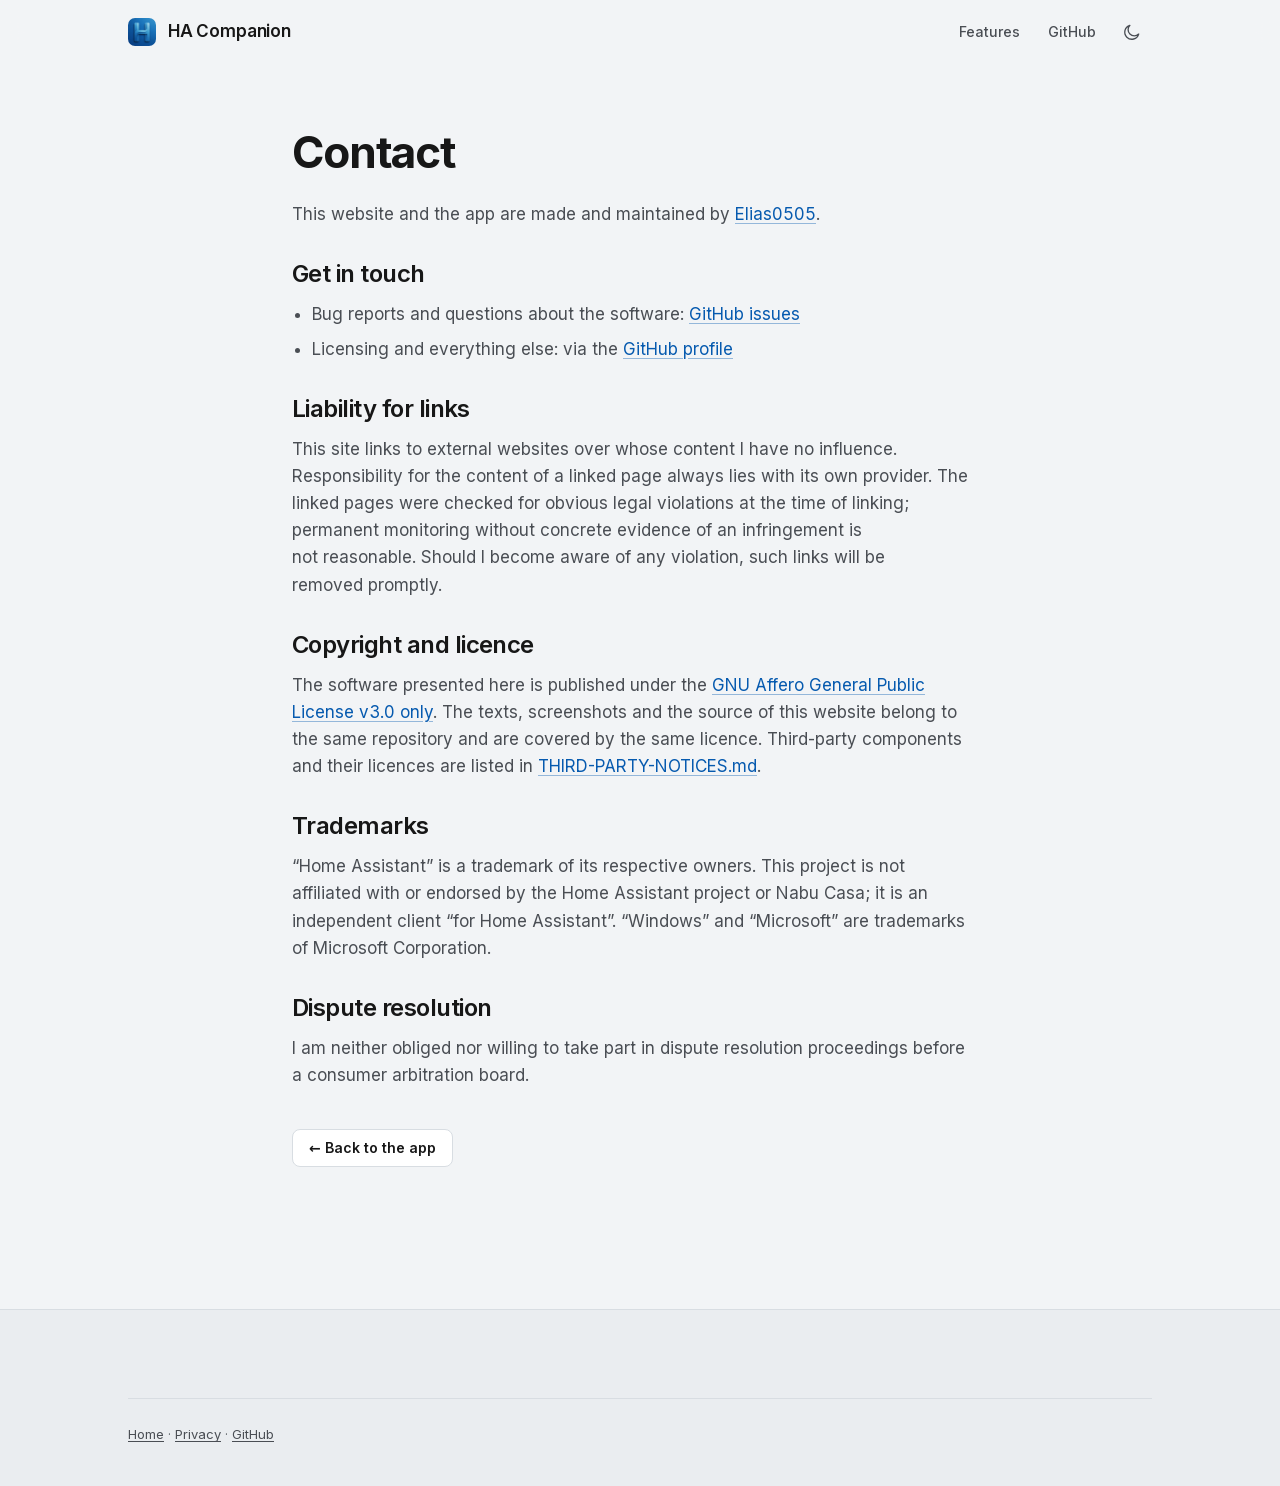
<file: site/imprint.html>
<!DOCTYPE html>
<!-- SPDX-License-Identifier: AGPL-3.0-only

     Deliberately a contact page, not a classic imprint: the maintainer chose to
     publish under the GitHub handle only (the common open-source practice).
     If a name + town line is ever wanted (the Austrian small-website minimum),
     it goes into the Maintainer section below. -->
<html lang="en">
<head>
<meta charset="utf-8">
<meta name="viewport" content="width=device-width, initial-scale=1">
<title>Contact — HA Companion for Windows</title>
<meta name="description" content="Contact and legal notes for the HA Companion for Windows website.">
<link rel="canonical" href="https://elias0505.github.io/ha-companion-windows/imprint.html">
<script>document.documentElement.className='js'+(matchMedia('(prefers-reduced-motion: reduce)').matches?' rm':'');</script>
<script>try{var t=localStorage.getItem('hac-theme');if(t)document.documentElement.dataset.theme=t;}catch(e){}</script>
<meta name="color-scheme" content="dark light">
<meta name="theme-color" content="#171717" media="(prefers-color-scheme: dark)">
<meta name="theme-color" content="#f2f4f6" media="(prefers-color-scheme: light)">
<link rel="icon" href="assets/icons/favicon.ico" sizes="32x32">
<link rel="apple-touch-icon" href="assets/icons/apple-touch-icon.png">
<link rel="preload" as="font" type="font/woff2" href="assets/fonts/inter-var-latin.woff2" crossorigin>
<link rel="stylesheet" href="assets/css/tokens.css">
<link rel="stylesheet" href="assets/css/base.css">
<link rel="stylesheet" href="assets/css/components.css">
<link rel="stylesheet" href="assets/css/sections.css">
<script defer src="assets/js/ui.js"></script>
</head>
<body>
<a class="skip-link" href="#main">Skip to content</a>

<header class="header" id="site-header">
  <div class="container header__inner">
    <a class="brand" href="index.html">
      <img src="assets/img/brand/logo-64.png" width="28" height="28" alt="" decoding="async">
      <span>HA Companion</span>
    </a>
    <nav class="header__nav" aria-label="Main">
      <a href="index.html#features">Features</a>
      <a href="https://github.com/Elias0505/ha-companion-windows" rel="noopener">GitHub</a>
      <button type="button" class="icon-btn" data-theme-toggle aria-label="Switch to light theme">
        <svg class="i-sun" viewBox="0 0 24 24" fill="none" stroke="currentColor" stroke-width="1.6" stroke-linecap="round" aria-hidden="true"><circle cx="12" cy="12" r="4"/><path d="M12 2v2m0 16v2M2 12h2m16 0h2M4.9 4.9l1.4 1.4m11.4 11.4l1.4 1.4M19.1 4.9l-1.4 1.4M6.3 17.7l-1.4 1.4"/></svg>
        <svg class="i-moon" viewBox="0 0 24 24" fill="none" stroke="currentColor" stroke-width="1.6" stroke-linecap="round" stroke-linejoin="round" aria-hidden="true"><path d="M20 14.5A8.5 8.5 0 1 1 9.5 4a7 7 0 0 0 10.5 10.5z"/></svg>
      </button>
    </nav>
  </div>
</header>

<main id="main" class="container page">
  <h1>Contact</h1>
  <p>This website and the app are made and maintained by <a href="https://github.com/Elias0505" rel="noopener">Elias0505</a>.</p>

  <h2>Get in touch</h2>
  <ul>
    <li>Bug reports and questions about the software: <a href="https://github.com/Elias0505/ha-companion-windows/issues" rel="noopener">GitHub issues</a></li>
    <li>Licensing and everything else: via the <a href="https://github.com/Elias0505" rel="noopener">GitHub profile</a></li>
  </ul>

  <h2>Liability for links</h2>
  <p>This site links to external websites over whose content I have no influence. Responsibility for the content of a linked page always lies with its own provider. The linked pages were checked for obvious legal violations at the time of linking; permanent monitoring without concrete evidence of an infringement is not reasonable. Should I become aware of any violation, such links will be removed promptly.</p>

  <h2>Copyright and licence</h2>
  <p>The software presented here is published under the <a href="https://github.com/Elias0505/ha-companion-windows/blob/main/LICENSE" rel="noopener">GNU Affero General Public License v3.0 only</a>. The texts, screenshots and the source of this website belong to the same repository and are covered by the same licence. Third-party components and their licences are listed in <a href="https://github.com/Elias0505/ha-companion-windows/blob/main/THIRD-PARTY-NOTICES.md" rel="noopener">THIRD-PARTY-NOTICES.md</a>.</p>

  <h2>Trademarks</h2>
  <p>“Home Assistant” is a trademark of its respective owners. This project is not affiliated with or endorsed by the Home Assistant project or Nabu Casa; it is an independent client “for Home Assistant”. “Windows” and “Microsoft” are trademarks of Microsoft Corporation.</p>

  <h2>Dispute resolution</h2>
  <p>I am neither obliged nor willing to take part in dispute resolution proceedings before a consumer arbitration board.</p>

  <a class="btn btn--secondary btn--sm back" href="index.html">← Back to the app</a>
</main>

<footer class="footer">
  <div class="container">
    <div class="footer__note">
      <p><a href="index.html">Home</a> · <a href="privacy.html">Privacy</a> · <a href="https://github.com/Elias0505/ha-companion-windows" rel="noopener">GitHub</a></p>
    </div>
  </div>
</footer>
</body>
</html>
</file>
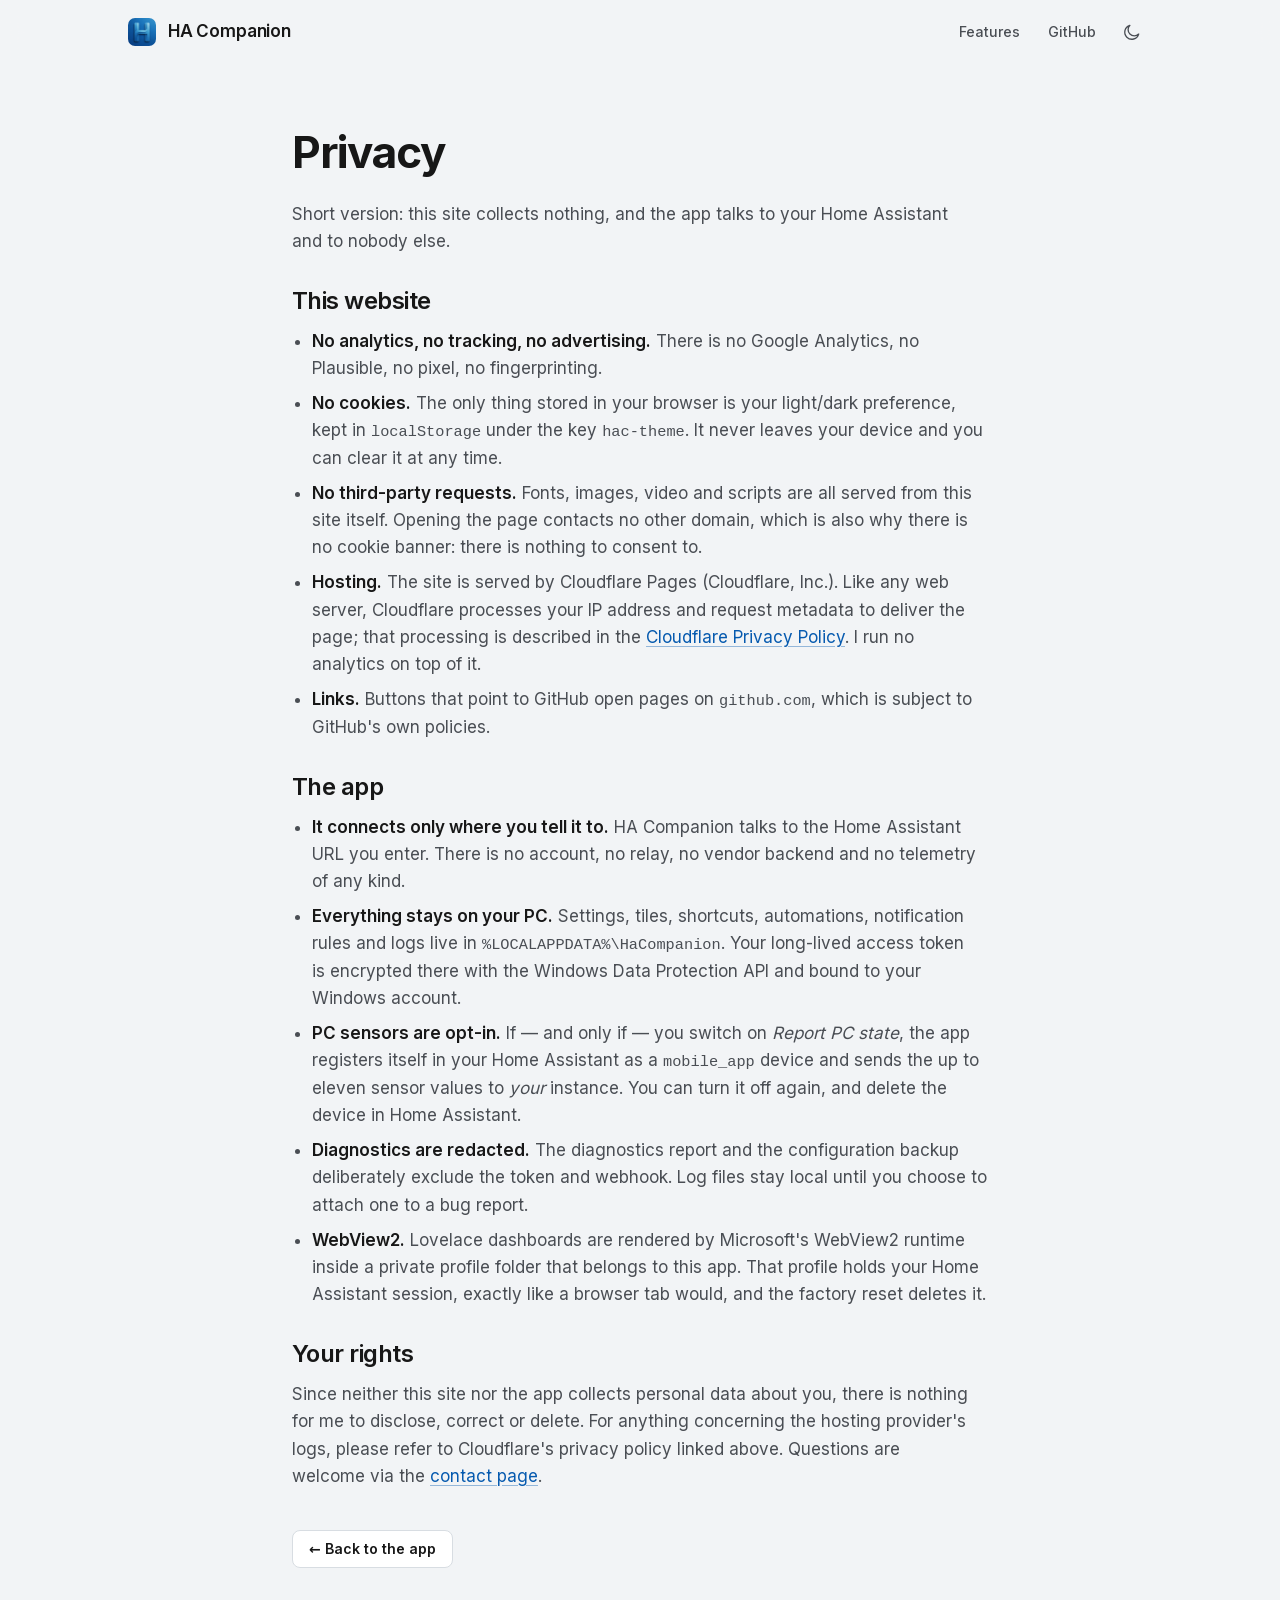
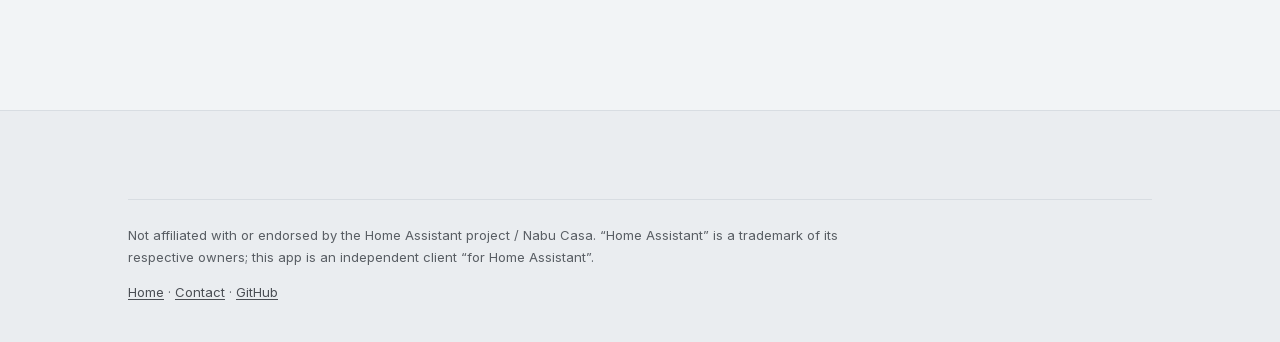
<file: site/privacy.html>
<!DOCTYPE html>
<!-- SPDX-License-Identifier: AGPL-3.0-only -->
<html lang="en">
<head>
<meta charset="utf-8">
<meta name="viewport" content="width=device-width, initial-scale=1">
<title>Privacy — HA Companion for Windows</title>
<meta name="description" content="What this website and the HA Companion app do with data: nothing that leaves your own machines.">
<link rel="canonical" href="https://elias0505.github.io/ha-companion-windows/privacy.html">
<meta name="robots" content="index, follow">
<script>document.documentElement.className='js'+(matchMedia('(prefers-reduced-motion: reduce)').matches?' rm':'');</script>
<script>try{var t=localStorage.getItem('hac-theme');if(t)document.documentElement.dataset.theme=t;}catch(e){}</script>
<meta name="color-scheme" content="dark light">
<meta name="theme-color" content="#171717" media="(prefers-color-scheme: dark)">
<meta name="theme-color" content="#f2f4f6" media="(prefers-color-scheme: light)">
<link rel="icon" href="assets/icons/favicon.ico" sizes="32x32">
<link rel="apple-touch-icon" href="assets/icons/apple-touch-icon.png">
<link rel="preload" as="font" type="font/woff2" href="assets/fonts/inter-var-latin.woff2" crossorigin>
<link rel="stylesheet" href="assets/css/tokens.css">
<link rel="stylesheet" href="assets/css/base.css">
<link rel="stylesheet" href="assets/css/components.css">
<link rel="stylesheet" href="assets/css/sections.css">
<script defer src="assets/js/ui.js"></script>
</head>
<body>
<a class="skip-link" href="#main">Skip to content</a>

<header class="header" id="site-header">
  <div class="container header__inner">
    <a class="brand" href="index.html">
      <img src="assets/img/brand/logo-64.png" width="28" height="28" alt="" decoding="async">
      <span>HA Companion</span>
    </a>
    <nav class="header__nav" aria-label="Main">
      <a href="index.html#features">Features</a>
      <a href="https://github.com/Elias0505/ha-companion-windows" rel="noopener">GitHub</a>
      <button type="button" class="icon-btn" data-theme-toggle aria-label="Switch to light theme">
        <svg class="i-sun" viewBox="0 0 24 24" fill="none" stroke="currentColor" stroke-width="1.6" stroke-linecap="round" aria-hidden="true"><circle cx="12" cy="12" r="4"/><path d="M12 2v2m0 16v2M2 12h2m16 0h2M4.9 4.9l1.4 1.4m11.4 11.4l1.4 1.4M19.1 4.9l-1.4 1.4M6.3 17.7l-1.4 1.4"/></svg>
        <svg class="i-moon" viewBox="0 0 24 24" fill="none" stroke="currentColor" stroke-width="1.6" stroke-linecap="round" stroke-linejoin="round" aria-hidden="true"><path d="M20 14.5A8.5 8.5 0 1 1 9.5 4a7 7 0 0 0 10.5 10.5z"/></svg>
      </button>
    </nav>
  </div>
</header>

<main id="main" class="container page">
  <h1>Privacy</h1>

  <p>Short version: this site collects nothing, and the app talks to your Home Assistant and to nobody else.</p>

  <h2>This website</h2>
  <ul>
    <li><strong>No analytics, no tracking, no advertising.</strong> There is no Google Analytics, no Plausible, no pixel, no fingerprinting.</li>
    <li><strong>No cookies.</strong> The only thing stored in your browser is your light/dark preference, kept in <code>localStorage</code> under the key <code>hac-theme</code>. It never leaves your device and you can clear it at any time.</li>
    <li><strong>No third-party requests.</strong> Fonts, images, video and scripts are all served from this site itself. Opening the page contacts no other domain, which is also why there is no cookie banner: there is nothing to consent to.</li>
    <li><strong>Hosting.</strong> The site is served by Cloudflare Pages (Cloudflare, Inc.). Like any web server, Cloudflare processes your IP address and request metadata to deliver the page; that processing is described in the <a href="https://www.cloudflare.com/privacypolicy/" rel="noopener">Cloudflare Privacy Policy</a>. I run no analytics on top of it.</li>
    <li><strong>Links.</strong> Buttons that point to GitHub open pages on <code>github.com</code>, which is subject to GitHub's own policies.</li>
  </ul>

  <h2>The app</h2>
  <ul>
    <li><strong>It connects only where you tell it to.</strong> HA Companion talks to the Home Assistant URL you enter. There is no account, no relay, no vendor backend and no telemetry of any kind.</li>
    <li><strong>Everything stays on your PC.</strong> Settings, tiles, shortcuts, automations, notification rules and logs live in <code>%LOCALAPPDATA%\HaCompanion</code>. Your long-lived access token is encrypted there with the Windows Data Protection API and bound to your Windows account.</li>
    <li><strong>PC sensors are opt-in.</strong> If — and only if — you switch on <em>Report PC state</em>, the app registers itself in your Home Assistant as a <code>mobile_app</code> device and sends the up to eleven sensor values to <em>your</em> instance. You can turn it off again, and delete the device in Home Assistant.</li>
    <li><strong>Diagnostics are redacted.</strong> The diagnostics report and the configuration backup deliberately exclude the token and webhook. Log files stay local until you choose to attach one to a bug report.</li>
    <li><strong>WebView2.</strong> Lovelace dashboards are rendered by Microsoft's WebView2 runtime inside a private profile folder that belongs to this app. That profile holds your Home Assistant session, exactly like a browser tab would, and the factory reset deletes it.</li>
  </ul>

  <h2>Your rights</h2>
  <p>Since neither this site nor the app collects personal data about you, there is nothing for me to disclose, correct or delete. For anything concerning the hosting provider's logs, please refer to Cloudflare's privacy policy linked above. Questions are welcome via the <a href="imprint.html">contact page</a>.</p>

  <a class="btn btn--secondary btn--sm back" href="index.html">← Back to the app</a>
</main>

<footer class="footer">
  <div class="container">
    <div class="footer__note">
      <p>Not affiliated with or endorsed by the Home Assistant project / Nabu Casa. “Home Assistant” is a trademark of its respective owners; this app is an independent client “for Home Assistant”.</p>
      <p><a href="index.html">Home</a> · <a href="imprint.html">Contact</a> · <a href="https://github.com/Elias0505/ha-companion-windows" rel="noopener">GitHub</a></p>
    </div>
  </div>
</footer>
</body>
</html>
</file>
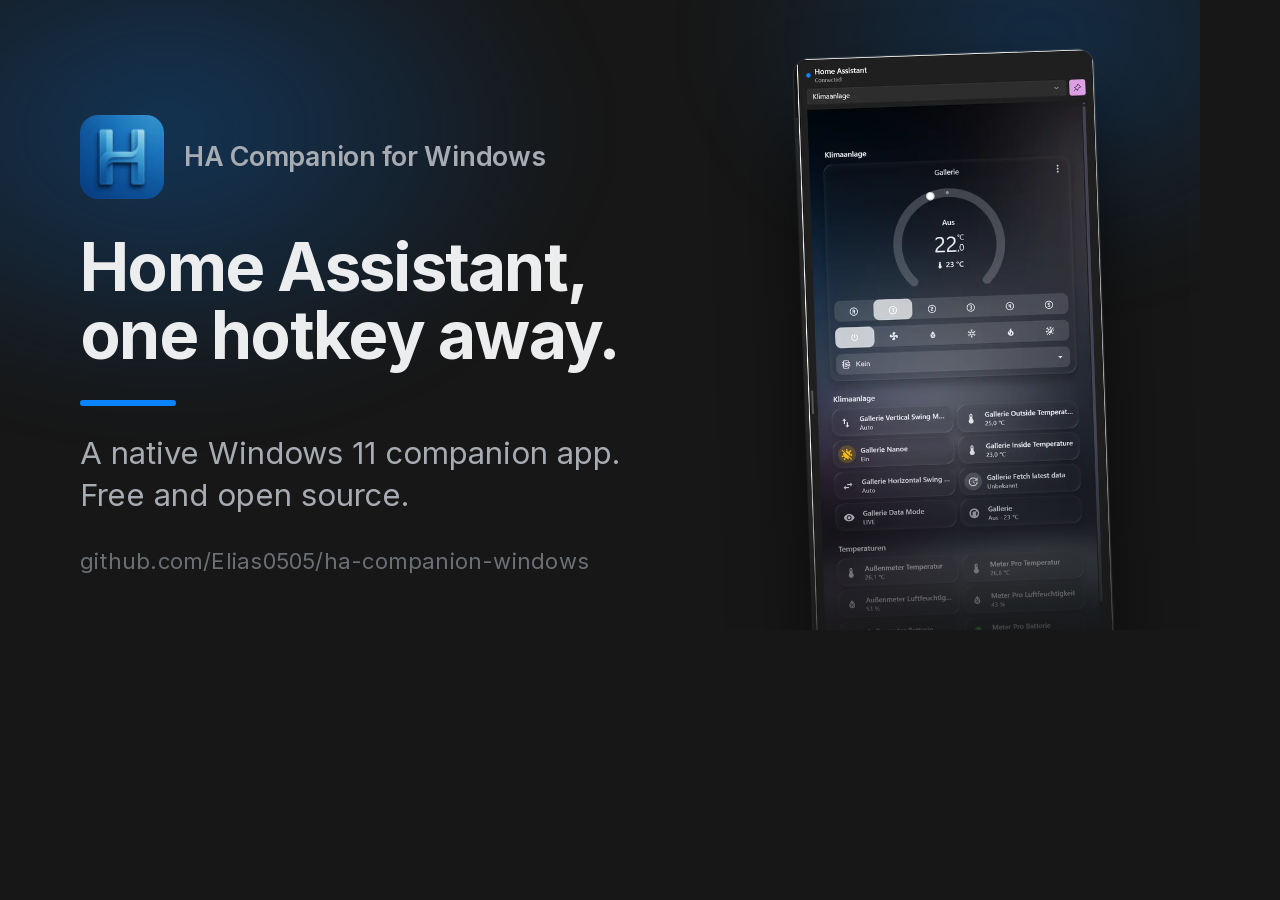
<file: tools/site/og.html>
<!doctype html>
<!-- SPDX-License-Identifier: AGPL-3.0-only
     Source for the social card. Rendered once, headless, at 1200x630 by
     tools/site/build-assets.sh; the JPEG it produces is what the site ships.
     Kept as HTML so the card stays in the same design language as the page
     instead of being redrawn by hand in an image editor. -->
<meta charset="utf-8">
<title>og</title>
<style>
  @font-face {
    font-family: "Inter";
    src: url("../../site/assets/fonts/inter-var-latin.woff2") format("woff2-variations");
    font-weight: 400 700;
    font-display: block;
  }
  * { margin: 0; box-sizing: border-box; }
  html, body { width: 1200px; height: 630px; overflow: hidden; }
  body {
    position: relative;
    background: #171717;
    color: #ecedef;
    font-family: "Inter", "Segoe UI", sans-serif;
    -webkit-font-smoothing: antialiased;
  }
  /* The panel itself is the product, so it is shown at natural scale rather than
     zoomed out of the desktop shot. Deliberately the climate view: the overview
     dashboard carries real household energy figures that have no business being
     legible on a social card. */
  .shot {
    position: absolute;
    inset-block-start: 54px;
    inset-inline-end: 96px;
    width: 300px;
    height: 626px;
    border-radius: 16px;
    overflow: hidden;
    background: #202020 url("../../site/assets/img/panel/quick-panel-510.webp") top center / 100% auto no-repeat;
    box-shadow: 0 40px 90px -20px rgba(0, 0, 0, .85), 0 0 0 1px rgba(255, 255, 255, .09);
    transform: rotate(-2deg);
  }
  .shot::after {
    content: "";
    position: absolute;
    inset: 0;
    background: linear-gradient(to bottom, transparent 62%, #171717);
  }
  .glow {
    position: absolute;
    inset: -30% -10% auto -20%;
    height: 760px;
    background: radial-gradient(38% 52% at 26% 42%, rgba(10, 132, 255, .28), transparent 70%),
                radial-gradient(30% 45% at 82% 30%, rgba(10, 132, 255, .22), transparent 70%);
    filter: blur(40px);
  }
  main {
    position: relative;
    padding: 76px 80px;
    display: flex;
    flex-direction: column;
    height: 100%;
    justify-content: center;
    max-width: 700px;
  }
  .brand { display: flex; align-items: center; gap: 20px; margin-bottom: 34px; }
  .brand img { width: 84px; height: 84px; border-radius: 18px; }
  .brand span { font-size: 27px; font-weight: 600; letter-spacing: -.01em; color: #a7abb2; }
  h1 { font-size: 66px; line-height: 1.04; letter-spacing: -.026em; font-weight: 700; }
  .rule { width: 96px; height: 6px; border-radius: 3px; background: #0a84ff; margin: 30px 0 26px; }
  p { font-size: 31px; line-height: 1.34; color: #a7abb2; font-weight: 400; max-width: 30ch; }
  footer {
    position: absolute; left: 80px; bottom: 56px;
    font-size: 22px; color: #6b7076; letter-spacing: .01em;
  }
</style>
<div class="glow"></div>
<div class="shot"></div>
<main>
  <div class="brand">
    <img src="../../site/assets/img/brand/logo-64.png" alt="">
    <span>HA Companion for Windows</span>
  </div>
  <h1>Home Assistant,<br>one hotkey away.</h1>
  <div class="rule"></div>
  <p>A native Windows 11 companion app. Free and open source.</p>
</main>
<footer>github.com/Elias0505/ha-companion-windows</footer>
</file>
<file: site/assets/css/tokens.css>
/* SPDX-License-Identifier: AGPL-3.0-only
   Design tokens. Loaded first, so the layer order declared here wins globally —
   the other three stylesheets can then be linked in any order without surprises. */

@layer reset, tokens, base, layout, components, sections, utilities, overrides;

@layer tokens {
  :root {
    /* ---- brand ramp, computed from the app's own accent #0A84FF -------------
       Contrast matters more than loyalty to one hex: #0A84FF on #202020 is
       4.47:1, which misses AA for body text. So the raw accent is used for
       fills, borders, indicators and glows only; text and buttons use the
       lighter/darker steps below. Windows 11 does exactly the same thing. */
    --brand-100: #d9ecff;
    --brand-200: #b5daff;
    --brand-300: #87c3ff;
    --brand-400: #4fa7ff;
    --brand-500: #0a84ff;
    --brand-600: #0070e0;
    --brand-700: #065aaf;
    --brand-800: #0b4682;
    --brand-950: #092139;

    /* ---- neutrals, anchored on the app's real surfaces --------------------- */
    --n-0:    #ffffff;
    --n-25:   #fafafa;
    --n-50:   #f4f5f7;
    --n-100:  #ecedef;
    --n-200:  #e1e3e6;
    --n-300:  #c9ccd1;
    --n-400:  #a7abb2;
    --n-500:  #8c8c8c;  /* the app's inactive gray */
    --n-600:  #6b7076;
    --n-700:  #4a4e54;
    --n-750:  #3a3a3a;
    --n-800:  #323232;  /* app control */
    --n-850:  #272727;  /* app card */
    --n-900:  #202020;  /* app window */
    --n-950:  #171717;
    --n-1000: #0e0e0e;

    /* ---- type ------------------------------------------------------------- */
    /* The three Noto faces carry exactly the glyphs of 中文, हिन्दी and العربية —
       the page names the app's seven UI languages in their own scripts, and a
       row of tofu boxes on a machine without CJK/Devanagari/Arabic fonts would
       be worse than not naming them at all. Their unicode-range keeps them out
       of everything else. */
    --font-sans: "Inter", "HAC SC", "HAC Deva", "HAC Arab", "Inter Fallback", system-ui, -apple-system, "Segoe UI", sans-serif;
    --font-mono: ui-monospace, "Cascadia Mono", "Segoe UI Mono", "SF Mono", Consolas, monospace;

    --fs-2xs: 0.75rem;
    --fs-xs:  0.8125rem;
    --fs-sm:  0.875rem;
    --fs-base: clamp(1rem, 0.96rem + 0.18vw, 1.0625rem);
    --fs-md:  clamp(1.0625rem, 0.99rem + 0.34vw, 1.1875rem);
    --fs-lg:  clamp(1.25rem, 1.14rem + 0.48vw, 1.5rem);
    --fs-xl:  clamp(1.5rem, 1.29rem + 0.93vw, 2rem);
    --fs-2xl: clamp(1.875rem, 1.5rem + 1.65vw, 2.75rem);
    --fs-3xl: clamp(2.375rem, 1.55rem + 3.65vw, 4rem);

    --lh-tight: 1.08;
    --lh-snug:  1.2;
    --lh-base:  1.6;
    --lh-loose: 1.7;
    --ls-tight: -0.022em;

    --measure: 62ch;

    /* ---- space, radii ----------------------------------------------------- */
    --sp-1: 4px;   --sp-2: 8px;   --sp-3: 12px;  --sp-4: 16px;
    --sp-5: 20px;  --sp-6: 24px;  --sp-8: 32px;  --sp-10: 40px;
    --sp-12: 48px; --sp-16: 64px; --sp-20: 80px; --sp-24: 96px;

    --section-y: clamp(64px, 8vw, 128px);
    --container: 1120px;
    --gutter: clamp(16px, 4vw, 48px);

    --r-4: 4px; --r-8: 8px; --r-12: 12px; --r-16: 16px; --r-20: 20px;
    --r-full: 999px;

    /* ---- motion ----------------------------------------------------------- */
    --dur-1: 120ms;
    --dur-2: 200ms;
    --dur-3: 260ms;
    --dur-4: 380ms;
    --dur-5: 560ms;
    --ease-out:    cubic-bezier(0.22, 1, 0.36, 1);
    --ease-in:     cubic-bezier(0.4, 0, 1, 1);
    --ease-in-out: cubic-bezier(0.65, 0, 0.35, 1);
    --ease-emph:   cubic-bezier(0.16, 1, 0.3, 1);  /* WinUI "point to point" */
    --move: 14px;

    /* ---- semantic: dark is the default ------------------------------------ */
    color-scheme: dark light;

    --bg: var(--n-950);
    --bg-elev: var(--n-900);
    --surface: var(--n-900);
    --surface-2: var(--n-850);
    --surface-3: var(--n-800);
    --text: var(--n-100);
    --text-2: var(--n-400);
    --text-muted: var(--n-400);
    --border: var(--n-750);
    --border-strong: var(--n-700);

    --accent: var(--brand-500);
    --accent-text: var(--brand-300);
    --accent-btn-bg: var(--brand-400);
    --accent-btn-bg-hover: var(--brand-300);
    --accent-btn-fg: #0b1520;
    --focus-ring: var(--brand-300);

    --ok: #3ad07a;
    --warn: #ffb020;
    --danger: #ff6b5e;

    /* Screenshots are dark. This plate keeps them looking like a window in
       BOTH themes instead of a black rectangle glued onto white paper. */
    --surface-media: var(--n-900);
    --border-media: rgb(255 255 255 / 0.08);

    --shadow-1: 0 1px 2px rgb(0 0 0 / 0.30), 0 1px 1px rgb(0 0 0 / 0.22);
    --shadow-2: 0 4px 12px -2px rgb(0 0 0 / 0.42), 0 2px 4px -1px rgb(0 0 0 / 0.28);
    --shadow-3: 0 16px 40px -12px rgb(0 0 0 / 0.55), 0 4px 12px -4px rgb(0 0 0 / 0.35);
    --shadow-media: 0 32px 80px -24px rgb(0 0 0 / 0.60), 0 0 0 1px var(--border-media);
    --shadow-panel: 0 24px 60px -12px rgb(0 0 0 / 0.70), 0 0 0 1px rgb(255 255 255 / 0.07);

    --header-bg: rgb(23 23 23 / 0.72);
    --code-bg: var(--n-1000);
    --kbd-bg: var(--n-800);
    --kbd-border: var(--n-700);
    --scrim: rgb(0 0 0 / 0.5);
  }

  /* Light theme: only when the visitor's OS asks for it AND no explicit choice
     is stored (the toggle writes data-theme, which then wins). */
  @media (prefers-color-scheme: light) {
    :root:not([data-theme]) {
      --bg: #f2f4f6;
      --bg-elev: #eaedf0;
      --surface: #eaedf0;
      --surface-2: #ffffff;
      --surface-3: #e2e6ea;
      --text: var(--n-950);
      --text-2: var(--n-700);
      --text-muted: #595e64;  /* n-600 lands at 4.25:1 on the grey strips */
      --border: #d8dde2;
      --border-strong: #c2c9d1;

      --accent-text: var(--brand-700);
      --accent-btn-bg: var(--brand-600);
      --accent-btn-bg-hover: var(--brand-700);
      --accent-btn-fg: var(--n-0);
      --focus-ring: var(--brand-700);

      --ok: #0e7a45;
      --warn: #8a5a00;
      --danger: #b3261e;

      --border-media: #d8dde2;

      --shadow-1: 0 1px 2px rgb(0 0 0 / 0.06), 0 1px 1px rgb(0 0 0 / 0.04);
      --shadow-2: 0 4px 12px -2px rgb(0 0 0 / 0.10), 0 2px 4px -1px rgb(0 0 0 / 0.06);
      --shadow-3: 0 16px 40px -12px rgb(0 0 0 / 0.18), 0 4px 12px -4px rgb(0 0 0 / 0.10);
      --shadow-media: 0 32px 80px -24px rgb(0 0 0 / 0.28), 0 0 0 1px var(--border-media);
      --shadow-panel: 0 24px 60px -12px rgb(0 0 0 / 0.30), 0 0 0 1px rgb(0 0 0 / 0.08);

      --header-bg: rgb(242 244 246 / 0.85);
      --code-bg: var(--n-950);
      --kbd-bg: var(--n-0);
      --kbd-border: #c2c9d1;
      --scrim: rgb(0 0 0 / 0.45);
    }
  }

  /* Explicit choice from the toggle — same blocks, but unconditional. */
  :root[data-theme="light"] {
    --bg: #f2f4f6;
    --bg-elev: #eaedf0;
    --surface: #eaedf0;
    --surface-2: #ffffff;
    --surface-3: #e2e6ea;
    --text: var(--n-950);
    --text-2: var(--n-700);
    --text-muted: #595e64;  /* n-600 lands at 4.25:1 on the grey strips */
    --border: #d8dde2;
    --border-strong: #c2c9d1;

    --accent-text: var(--brand-700);
    --accent-btn-bg: var(--brand-600);
    --accent-btn-bg-hover: var(--brand-700);
    --accent-btn-fg: var(--n-0);
    --focus-ring: var(--brand-700);

    --ok: #0e7a45;
    --warn: #8a5a00;
    --danger: #b3261e;

    --border-media: #d8dde2;

    --shadow-1: 0 1px 2px rgb(0 0 0 / 0.06), 0 1px 1px rgb(0 0 0 / 0.04);
    --shadow-2: 0 4px 12px -2px rgb(0 0 0 / 0.10), 0 2px 4px -1px rgb(0 0 0 / 0.06);
    --shadow-3: 0 16px 40px -12px rgb(0 0 0 / 0.18), 0 4px 12px -4px rgb(0 0 0 / 0.10);
    --shadow-media: 0 32px 80px -24px rgb(0 0 0 / 0.28), 0 0 0 1px var(--border-media);
    --shadow-panel: 0 24px 60px -12px rgb(0 0 0 / 0.30), 0 0 0 1px rgb(0 0 0 / 0.08);

    --header-bg: rgb(242 244 246 / 0.85);
    --code-bg: var(--n-950);
    --kbd-bg: var(--n-0);
    --kbd-border: #c2c9d1;
    --scrim: rgb(0 0 0 / 0.45);

    color-scheme: light;
  }

  :root[data-theme="dark"] { color-scheme: dark; }
}
</file>
<file: site/assets/css/base.css>
/* SPDX-License-Identifier: AGPL-3.0-only
   Reset, element defaults, typography, utilities, focus and motion preferences. */

@layer reset {
  *, *::before, *::after { box-sizing: border-box; }

  html {
    -webkit-text-size-adjust: 100%;
    scroll-behavior: smooth;
    /* the sticky header must not cover an anchor target */
    scroll-padding-top: 88px;
  }

  body, h1, h2, h3, h4, p, figure, blockquote, dl, dd, ul, ol {
    margin: 0;
  }

  ul[role="list"], ol[role="list"] { list-style: none; padding: 0; }

  img, picture, video, canvas, svg { display: block; max-width: 100%; }
  img, video { height: auto; }

  input, button, textarea, select { font: inherit; color: inherit; }

  button { background: none; border: 0; cursor: pointer; }

  /* Author styles like .btn { display:inline-flex } would beat the UA's
     [hidden] rule — one global rule keeps the attribute trustworthy. */
  [hidden] { display: none !important; }

  a { color: inherit; }

  :where(h1, h2, h3, h4) { text-wrap: balance; }
  :where(p, li) { text-wrap: pretty; }
}

@layer base {
  /* Variable Inter, latin subset, self-hosted. No third-party request ever. */
  @font-face {
    font-family: "Inter";
    src: url("../fonts/inter-var-latin.woff2") format("woff2-variations");
    font-weight: 400 700;
    font-style: normal;
    font-display: swap;
    unicode-range: U+0000-00FF, U+0131, U+0152-0153, U+02BB-02BC, U+02C6, U+02DA,
                   U+02DC, U+2000-206F, U+2074, U+20AC, U+2122, U+2191, U+2192,
                   U+2193, U+21C4, U+2212, U+2215, U+FEFF, U+FFFD;
  }

  /* Three tiny Noto subsets carrying exactly what the language row prints
     (中文, हिन्दी, العربية) — under 7 KB together. The Arabic one keeps its
     shaping features (init/medi/fina/rlig), or the letters would not join. */
  @font-face {
    font-family: "HAC SC";
    src: url("../fonts/noto-sc-sub.woff2") format("woff2");
    font-weight: 400 700;
    font-display: swap;
    unicode-range: U+4E2D, U+6587;
  }
  @font-face {
    font-family: "HAC Deva";
    src: url("../fonts/noto-deva-sub.woff2") format("woff2");
    font-weight: 400 700;
    font-display: swap;
    unicode-range: U+0900-097F;
  }
  @font-face {
    font-family: "HAC Arab";
    src: url("../fonts/noto-arabic-sub.woff2") format("woff2");
    font-weight: 400 700;
    font-display: swap;
    unicode-range: U+0627-0629, U+0631, U+0639, U+0644, U+064A;
  }

  /* Metric-matched fallback: the swap from system font to Inter must not move
     a single line of text (this is where "cheap" usually shows up). */
  @font-face {
    font-family: "Inter Fallback";
    src: local("Segoe UI"), local("Helvetica Neue"), local("Arial");
    size-adjust: 107%;
    ascent-override: 90%;
    descent-override: 22.43%;
    line-gap-override: 0%;
  }

  body {
    margin: 0;
    background: var(--bg);
    color: var(--text);
    font-family: var(--font-sans);
    font-size: var(--fs-base);
    line-height: var(--lh-base);
    font-synthesis-weight: none;
    -webkit-font-smoothing: antialiased;
    text-rendering: optimizeLegibility;
    overflow-x: hidden;
  }

  h1 {
    font-size: var(--fs-3xl);
    line-height: var(--lh-tight);
    letter-spacing: var(--ls-tight);
    font-weight: 700;
  }

  h2 {
    font-size: var(--fs-2xl);
    line-height: var(--lh-snug);
    letter-spacing: var(--ls-tight);
    font-weight: 600;
  }

  h3 {
    font-size: var(--fs-lg);
    line-height: var(--lh-snug);
    font-weight: 600;
  }

  h4 { font-size: var(--fs-base); font-weight: 600; }

  p { max-width: var(--measure); }

  a {
    color: var(--accent-text);
    text-decoration-color: color-mix(in oklab, currentColor 40%, transparent);
    text-underline-offset: 0.18em;
    transition: color var(--dur-1) var(--ease-out),
                text-decoration-color var(--dur-1) var(--ease-out);
  }

  a:hover { text-decoration-color: currentColor; }

  code, kbd, samp, pre { font-family: var(--font-mono); font-size: 0.9em; }

  strong { font-weight: 600; color: var(--text); }

  hr {
    border: 0;
    border-top: 1px solid var(--border);
    margin-block: var(--sp-10);
  }

  ::selection {
    background: color-mix(in oklab, var(--accent) 35%, transparent);
    color: var(--text);
  }

  :focus-visible {
    outline: 2px solid var(--focus-ring);
    outline-offset: 3px;
    border-radius: inherit;
  }
  /* Nothing removes the ring. Ever. */
  :focus:not(:focus-visible) { outline: none; }
}

@layer layout {
  .container {
    width: 100%;
    max-width: var(--container);
    margin-inline: auto;
    padding-inline: var(--gutter);
  }

  .section {
    padding-block: var(--section-y);
    scroll-margin-top: 80px;
  }

  .section + .section { padding-block-start: 0; }

  .section__head {
    display: flex;
    flex-direction: column;
    gap: var(--sp-3);
    margin-block-end: var(--sp-10);
    max-width: 68ch;
  }

  .eyebrow {
    font-size: var(--fs-sm);
    font-weight: 500;
    letter-spacing: 0.06em;
    text-transform: uppercase;
    color: var(--accent-text);
    margin: 0;
  }

  .lede {
    font-size: var(--fs-md);
    color: var(--text-2);
    max-width: 58ch;
  }
}

@layer utilities {
  .visually-hidden:not(:focus):not(:active) {
    position: absolute;
    width: 1px; height: 1px;
    padding: 0; margin: -1px;
    overflow: hidden;
    clip-path: inset(50%);
    white-space: nowrap;
    border: 0;
  }

  .skip-link {
    position: absolute;
    inset-inline-start: var(--sp-4);
    inset-block-start: var(--sp-4);
    z-index: 100;
    padding: var(--sp-3) var(--sp-5);
    border-radius: var(--r-8);
    background: var(--accent-btn-bg);
    color: var(--accent-btn-fg);
    font-weight: 600;
    text-decoration: none;
    transform: translateY(-200%);
    transition: transform var(--dur-2) var(--ease-out);
  }
  .skip-link:focus-visible { transform: translateY(0); }

  .text-muted { color: var(--text-muted); }
}

@layer overrides {
  /* One global switch. Distance goes to zero, long moves collapse; short fades
     stay, because a fade is not a vestibular trigger. */
  @media (prefers-reduced-motion: reduce) {
    :root {
      --dur-2: 1ms;
      --dur-3: 120ms;
      --dur-4: 120ms;
      --dur-5: 1ms;
      --move: 0px;
    }
    html { scroll-behavior: auto; }
    *, *::before, *::after {
      animation-duration: 1ms !important;
      animation-iteration-count: 1 !important;
      scroll-behavior: auto !important;
    }
    .tabs__ink { transition-duration: 1ms !important; }
  }

  /* Forced colours (Windows high contrast): let the OS win, keep structure. */
  @media (forced-colors: active) {
    .btn, .tab, .copy { forced-color-adjust: none; }
    .tabs__ink { forced-color-adjust: none; background: Highlight; }
    .tab[aria-selected="true"] { border-block-end: 3px solid Highlight; }
    .btn--primary { background: ButtonText; color: ButtonFace; border: 1px solid ButtonText; }
    .btn--bmc, .btn--kofi { background: ButtonFace; color: ButtonText; border: 1px solid ButtonText; }
    .card, .tabs__panels { border: 1px solid CanvasText; }
    :focus-visible { outline: 2px solid Highlight; }
  }
}
</file>
<file: site/assets/css/sections.css>
/* SPDX-License-Identifier: AGPL-3.0-only
   Per-section layout. Components stay in components.css; this file only
   arranges them. */

@layer sections {

  /* ---------- hero -------------------------------------------------------- */

  .hero {
    position: relative;
    padding-block: clamp(48px, 8vh, 104px) clamp(48px, 7vw, 96px);
    text-align: center;
    overflow: clip;
  }

  /* One static blurred radial. No animation, no repaint cost, and it gives the
     dark page the depth that a flat background never has. */
  .hero::before {
    content: "";
    position: absolute;
    inset-block-start: -10%;
    inset-inline: -10%;
    height: 620px;
    background: radial-gradient(58% 58% at 50% 0%,
                color-mix(in oklab, var(--accent) 22%, transparent), transparent 70%);
    filter: blur(60px);
    opacity: 0.55;
    pointer-events: none;
    z-index: -1;
  }
  :root[data-theme="light"] .hero::before { opacity: 0.32; }
  @media (prefers-color-scheme: light) {
    :root:not([data-theme]) .hero::before { opacity: 0.32; }
  }

  .hero__inner {
    display: flex;
    flex-direction: column;
    align-items: center;
    gap: var(--sp-5);
  }

  /* Entrance: the hidden state exists only while JS is alive and motion is
     welcome, and ui.js flips .is-ready in a double rAF (plus a 1.2 s fallback,
     so a scripting error can never leave the page blank). */
  html.js:not(.rm) .hero [data-hero] {
    opacity: 0;
    transform: translateY(12px);
    will-change: transform, opacity;
  }
  html.js:not(.rm) .hero [data-hero="7"] { transform: translateY(20px) scale(0.985); }

  html.js:not(.rm) .hero.is-ready [data-hero] {
    opacity: 1;
    transform: none;
    transition: opacity var(--dur-4) var(--ease-out), transform var(--dur-4) var(--ease-out);
  }
  html.js:not(.rm) .hero.is-ready [data-hero="1"] { transition-delay: 0ms; }
  html.js:not(.rm) .hero.is-ready [data-hero="2"] { transition-delay: 60ms; }
  html.js:not(.rm) .hero.is-ready [data-hero="3"] { transition-delay: 120ms; }
  html.js:not(.rm) .hero.is-ready [data-hero="4"] { transition-delay: 180ms; }
  html.js:not(.rm) .hero.is-ready [data-hero="5"] { transition-delay: 240ms; }
  html.js:not(.rm) .hero.is-ready [data-hero="6"] { transition-delay: 280ms; }
  html.js:not(.rm) .hero.is-ready [data-hero="7"] {
    transition: opacity var(--dur-5) var(--ease-out) 300ms, transform var(--dur-5) var(--ease-emph) 300ms;
  }

  .hero h1 { max-width: 17ch; }
  .hero .lede { max-width: 56ch; margin-inline: auto; }

  .hero__eyebrow {
    display: inline-flex;
    align-items: center;
    gap: var(--sp-2);
    padding: var(--sp-2) var(--sp-4);
    border-radius: var(--r-full);
    border: 1px solid var(--border);
    background: var(--surface-2);
    font-size: var(--fs-xs);
    font-weight: 500;
    color: var(--text-2);
    letter-spacing: 0;
    text-transform: none;
  }
  .hero__eyebrow .dot {
    width: 7px; height: 7px; border-radius: 50%;
    background: var(--ok);
    box-shadow: 0 0 0 3px color-mix(in oklab, var(--ok) 22%, transparent);
    flex: none;
  }

  .hero__cta {
    display: flex;
    flex-wrap: wrap;
    gap: var(--sp-3);
    justify-content: center;
    margin-block-start: var(--sp-2);
  }

  .hero__chip { width: min(100%, 720px); }
  .hero__note { font-size: var(--fs-sm); color: var(--text-muted); max-width: 60ch; }
  /* Trademark clarity where it is actually read: above the fold, not only in the footer. */
  .hero__disclaimer { font-size: var(--fs-xs); color: var(--text-muted); max-width: 60ch; margin-top: calc(var(--sp-2) * -1); }

  .hero__media {
    position: relative;
    width: min(100%, 1120px);
    margin-block-start: var(--sp-8);
    /* the demo capture minus the cropped left edge - not quite 16:9, and the
       frame follows the media instead of shaving the panel header off */
    aspect-ratio: 1888 / 1080;
  }
  .hero__media .frame { position: absolute; inset: 0; }
  .hero__media img, .hero__media video {
    position: absolute;
    inset: 0;
    width: 100%;
    height: 100%;
    object-fit: cover;
  }
  .hero__media video {
    opacity: 0;
    transition: opacity var(--dur-4) var(--ease-out);
  }
  .hero__media video.is-playing { opacity: 1; }
  .hero__media img.is-hidden { visibility: hidden; }

  .hero__play {
    position: absolute;
    inset-block-end: var(--sp-5);
    inset-inline-end: var(--sp-5);
    z-index: 2;
    background: rgb(23 23 23 / 0.82);
    color: #fff;
    border: 1px solid rgb(255 255 255 / 0.16);
    backdrop-filter: blur(8px);
  }
  .hero__play:hover { background: rgb(23 23 23 / 0.95); }
  .hero__play[hidden] { display: none; }

  @media (min-width: 641px) {
    .hero figcaption { text-align: center; margin-inline: auto; }
  }

  @media (max-width: 640px) {
    .hero { text-align: start; }
    .hero__inner { align-items: stretch; }
    .hero .lede, .hero figcaption { margin-inline: 0; }
    .hero__cta { justify-content: stretch; }
    .hero__cta .btn { flex: 1 1 100%; }
    /* full-bleed media on phones: the frame's rounded box wastes width there */
    .hero__media {
      width: 100vw;
      margin-inline: calc(50% - 50vw);
    }
    .hero__media .frame { border-radius: var(--r-12); }
  }

  /* ---------- fact strip -------------------------------------------------- */

  .proof {
    padding-block: var(--sp-10);
    border-block: 1px solid var(--border);
    background: var(--bg-elev);
  }
  .proof__grid {
    display: grid;
    gap: var(--sp-6);
    grid-template-columns: repeat(auto-fit, minmax(220px, 1fr));
  }
  .proof__item {
    display: flex;
    gap: var(--sp-4);
    align-items: flex-start;
  }
  .proof__item svg { width: 22px; height: 22px; flex: none; color: var(--accent-text); margin-block-start: 2px; }
  .proof__item h3 { font-size: var(--fs-base); margin-block-end: 2px; }
  .proof__item p { font-size: var(--fs-sm); color: var(--text-muted); max-width: 32ch; }

  /* ---------- feature cards ----------------------------------------------- */

  .features__grid {
    display: grid;
    gap: var(--sp-5);
    grid-template-columns: repeat(auto-fit, minmax(300px, 1fr));
  }

  /* reserved for the upcoming feature-card demo clips */
  .card__clip {
    margin-block: var(--sp-4) 0;
    border-radius: var(--r-8);
    overflow: hidden;
    background: var(--surface-media);
    aspect-ratio: 16 / 10;
    box-shadow: 0 0 0 1px var(--border-media);
  }
  .card__clip video, .card__clip img { width: 100%; height: 100%; object-fit: cover; }

  /* ---------- tour -------------------------------------------------------- */

  .tour .tabs__panels {
    aspect-ratio: 1400 / 853;
    border-radius: var(--r-20);
    background: var(--surface-media);
    box-shadow: var(--shadow-media);
    overflow: hidden;
  }
  .tour .panel { height: 100%; }
  .tour figure, .tour picture, .tour img { height: 100%; }
  .tour img { width: 100%; object-fit: cover; }
  .tour figcaption {
    position: absolute;
    inset-inline: 0;
    inset-block-end: 0;
    margin: 0;
    padding: var(--sp-10) var(--sp-6) var(--sp-5);
    font-size: var(--fs-sm);
    color: #d8dade;
    max-width: none;
    background: linear-gradient(to top, rgb(0 0 0 / 0.82), rgb(0 0 0 / 0.55) 55%, transparent);
    display: flex;
    align-items: flex-end;
    gap: var(--sp-4);
    flex-wrap: wrap;
  }
  .tour figcaption span { max-width: 68ch; }
  .tour figcaption .btn { margin-inline-start: auto; }
  .tour .btn--ghost {
    color: #fff;
    border-color: rgb(255 255 255 / 0.25);
    background: rgb(0 0 0 / 0.35);
    backdrop-filter: blur(6px);
  }
  .tour .btn--ghost:hover { border-color: #fff; background: rgb(0 0 0 / 0.55); }
  .tour__after {
    margin-block-start: var(--sp-5);
    font-size: var(--fs-sm);
    color: var(--text-muted);
  }

  @media (max-width: 640px) {
    .tour figcaption {
      position: static;
      background: none;
      color: var(--text-muted);
      padding: var(--sp-4) 0 0;
    }
    .tour .tabs__panels { overflow: visible; box-shadow: none; background: none; }
    /* The dark plate moves onto the picture: the caption is static below the
       image here, and inside a dark figure it would sit light-on-dark. */
    .tour .panel figure { border-radius: 0; overflow: visible; background: none; box-shadow: none; }
    .tour .panel picture { display: block; border-radius: var(--r-12); overflow: hidden; background: var(--surface-media); box-shadow: var(--shadow-media); }
    .tour .tabs__panels { aspect-ratio: auto; }
    .tour .tabs__panels--stacked .panel { position: absolute; }
    .tour .tabs__panels--stacked .panel.is-active { position: relative; }
    .tour figcaption .btn { margin-inline-start: 0; }
    .tour .btn--ghost { color: var(--text-2); background: transparent; border-color: var(--border); }
  }

  /* ---------- two-way ----------------------------------------------------- */

  .two-way__grid {
    display: grid;
    gap: var(--sp-6);
    grid-template-columns: repeat(auto-fit, minmax(320px, 1fr));
    /* stretch: uneven bottom edges read as a mistake at this size */
  }
  .rule-card {
    background: var(--surface-2);
    border: 1px solid var(--border);
    border-radius: var(--r-12);
    overflow: hidden;
  }
  .rule-card > h3 {
    padding: var(--sp-4) var(--sp-5);
    font-size: var(--fs-base);
    border-block-end: 1px solid var(--border);
    display: flex;
    align-items: center;
    gap: var(--sp-3);
  }
  .rule-card > h3 svg { width: 20px; height: 20px; color: var(--accent-text); flex: none; }
  .rule-card__body { padding: var(--sp-5); display: grid; gap: var(--sp-3); }
  .rule-card__body p { font-size: var(--fs-sm); color: var(--text-2); }

  .flow { display: grid; gap: var(--sp-2); }
  .flow__row {
    display: grid;
    grid-template-columns: 68px 1fr;
    gap: var(--sp-3);
    align-items: center;
    padding: var(--sp-3) var(--sp-4);
    border-radius: var(--r-8);
    background: var(--surface-3);
    border: 1px solid var(--border);
    font-size: var(--fs-sm);
  }
  .flow__tag {
    font-size: var(--fs-2xs);
    font-weight: 700;
    letter-spacing: 0.08em;
    color: var(--accent-text);
  }
  .rule-card pre {
    margin: 0;
    padding: var(--sp-4) var(--sp-5);
    background: var(--code-bg);
    border-radius: var(--r-8);
    overflow-x: auto;
    border: 1px solid var(--border);
  }
  .rule-card pre code { color: #e6e8ea; font-size: var(--fs-xs); line-height: 1.6; }

  /* ---------- install ----------------------------------------------------- */

  .install__grid {
    display: grid;
    gap: var(--sp-10);
    grid-template-columns: minmax(0, 1.35fr) minmax(260px, 1fr);
    align-items: start;
  }
  @media (max-width: 900px) {
    .install__grid { grid-template-columns: 1fr; gap: var(--sp-8); }
  }
  .install__main { display: grid; gap: var(--sp-5); min-width: 0; }
  /* .install__main is itself a grid: its items default to min-width:auto and the
     unbreakable install command would push .tabs to 880px+, straight through the
     right column. min-width:0 lets the pre's own overflow-x do its job. */
  .install__main > * { min-width: 0; }
  .install__side { display: grid; gap: var(--sp-6); }

  .steps { counter-reset: step; display: grid; gap: var(--sp-4); list-style: none; padding: 0; }
  .steps li {
    display: grid;
    grid-template-columns: 30px 1fr;
    gap: var(--sp-4);
    align-items: start;
    font-size: var(--fs-sm);
    color: var(--text-2);
  }
  .steps li::before {
    counter-increment: step;
    content: counter(step);
    display: grid;
    place-items: center;
    width: 30px; height: 30px;
    border-radius: 50%;
    background: color-mix(in oklab, var(--accent) 16%, transparent);
    color: var(--accent-text);
    font-size: var(--fs-xs);
    font-weight: 700;
  }

  .reqs { display: grid; gap: var(--sp-4); margin: 0; font-size: var(--fs-sm); }
  .reqs > div { display: grid; gap: 2px; }
  .reqs dt { font-weight: 600; color: var(--text); }
  .reqs dd { margin: 0; color: var(--text-muted); }

  .langs {
    display: flex;
    flex-wrap: wrap;
    gap: var(--sp-2);
    list-style: none;
    /* sits under a bulleted list inside the cards — align with the bullet text */
    padding: 0 0 0 var(--sp-5);
  }
  .langs li {
    padding: var(--sp-1) var(--sp-3);
    border-radius: var(--r-full);
    border: 1px solid var(--border);
    background: var(--surface-2);
    font-size: var(--fs-xs);
    color: var(--text-2);
  }

  /* ---------- open source ------------------------------------------------- */

  .os__grid {
    display: grid;
    gap: var(--sp-6);
    grid-template-columns: repeat(auto-fit, minmax(260px, 1fr));
  }
  .os__grid .card { display: flex; flex-direction: column; }
  .os__grid .card p { font-size: var(--fs-sm); color: var(--text-2); }
  .os__grid .card a { font-weight: 500; }
  /* the link line sits on the card's bottom edge in all three cards */
  .os__grid .card__link { margin-block-start: auto; padding-block-start: var(--sp-4); }

  /* ---------- faq --------------------------------------------------------- */

  .faq__list { border-block-start: 1px solid var(--border); max-width: 900px; }

  /* ---------- support ------------------------------------------------------ */

  .support__card {
    max-width: 660px;
    margin-inline: auto;
    display: flex;
    flex-direction: column;
    align-items: center;
    gap: var(--sp-4);
    text-align: center;
    background: var(--surface-2);
    border: 1px solid var(--border);
    border-radius: var(--r-16);
    padding: var(--sp-10) var(--sp-8);
    box-shadow: var(--shadow-1);
  }
  .support__card p { color: var(--text-2); max-width: 52ch; }
  .support__cta {
    display: flex;
    flex-wrap: wrap;
    justify-content: center;
    gap: var(--sp-4);
    margin-block-start: var(--sp-2);
  }
  @media (max-width: 479px) {
    .support__card { padding: var(--sp-8) var(--sp-5); }
    .support__cta { width: 100%; flex-direction: column; }
    .support__cta .btn { width: 100%; }
  }

  /* ---------- simple content pages (imprint, privacy, 404) ---------------- */

  .page {
    padding-block: var(--sp-16) var(--sp-10);
    max-width: 72ch;
  }
  .page h1 { font-size: var(--fs-2xl); margin-block-end: var(--sp-6); }
  .page h2 { font-size: var(--fs-lg); margin-block: var(--sp-8) var(--sp-3); }
  .page p, .page li { color: var(--text-2); }
  .page ul { padding-inline-start: var(--sp-5); display: grid; gap: var(--sp-2); }
  .page address { font-style: normal; color: var(--text-2); }
  .page .back { display: inline-flex; gap: var(--sp-2); margin-block-start: var(--sp-10); }
}
</file>
<file: site/assets/css/components.css>
/* SPDX-License-Identifier: AGPL-3.0-only
   Reusable pieces: header, buttons, cards, tabs, code + copy, callouts, keycaps,
   lightbox, footer. Section-specific layout lives in sections.css. */

@layer components {

  /* ---------- site header ------------------------------------------------- */

  .header {
    position: sticky;
    inset-block-start: 0;
    z-index: 50;
    background: var(--header-bg);
    backdrop-filter: saturate(180%) blur(14px);
    -webkit-backdrop-filter: saturate(180%) blur(14px);
    border-block-end: 1px solid transparent;
    transition: border-color var(--dur-2) var(--ease-out),
                box-shadow var(--dur-2) var(--ease-out);
  }
  .header.is-stuck {
    border-block-end-color: var(--border);
    box-shadow: var(--shadow-1);
  }

  .header__inner {
    display: flex;
    align-items: center;
    gap: var(--sp-5);
    min-height: 64px;
    padding-block: var(--sp-2);
  }

  .brand {
    display: inline-flex;
    align-items: center;
    gap: var(--sp-3);
    font-weight: 600;
    letter-spacing: -0.01em;
    text-decoration: none;
    color: var(--text);
    border-radius: var(--r-8);
  }
  .brand img { width: 28px; height: 28px; border-radius: 7px; }
  .brand span { white-space: nowrap; }

  .header__nav {
    display: flex;
    align-items: center;
    gap: var(--sp-1);
    margin-inline-start: auto;
  }
  /* :not(.btn) matters: this rule is more specific than .btn--primary and would
     otherwise repaint the Install button in muted text on the accent fill. */
  .header__nav a:not(.btn) {
    padding: var(--sp-2) var(--sp-3);
    border-radius: var(--r-8);
    color: var(--text-2);
    font-size: var(--fs-sm);
    font-weight: 500;
    text-decoration: none;
    transition: color var(--dur-1) var(--ease-out), background-color var(--dur-1) var(--ease-out);
  }
  .header__nav a:not(.btn):hover { color: var(--text); background: var(--surface-3); }
  /* the two donation icon links are .icon-btn squares — the nav-link padding
     above (same specificity, earlier in the file) must not squeeze the glyph */
  .header__nav a.header__support { padding: 0; }

  @media (max-width: 719px) {
    .header__nav .header__link--optional { display: none; }
    /* The wordmark goes away visually, not semantically — display:none here
       left the logo link with no accessible name at all. */
    .header .brand span {
      position: absolute;
      width: 1px; height: 1px;
      overflow: hidden;
      clip-path: inset(50%);
      white-space: nowrap;
    }
  }
  /* at 360px the header is sewn on the edge — one wider font metric and the
     Install button clips silently under body's overflow-x:hidden */
  @media (max-width: 479px) {
    .header__nav .header__link--tight { display: none; }
    /* the donation links reappear in the #support section, so the tight header
       keeps only what has no second home */
    .header__nav .header__support { display: none; }
    /* .code prefix: the base .code__label rule sets display:grid LATER in this
       file and would win the cascade against a bare class at equal specificity */
    .code .code__label { display: none; }
  }

  /* ---------- buttons ----------------------------------------------------- */

  .btn {
    display: inline-flex;
    align-items: center;
    justify-content: center;
    gap: var(--sp-2);
    padding: 0 var(--sp-6);
    min-height: 48px;
    border-radius: var(--r-8);
    font-size: var(--fs-base);
    font-weight: 600;
    text-decoration: none;
    white-space: nowrap;
    border: 1px solid transparent;
    transition: background-color var(--dur-2) var(--ease-out),
                border-color var(--dur-2) var(--ease-out),
                color var(--dur-2) var(--ease-out),
                transform var(--dur-1) var(--ease-out);
  }
  .btn:active { transform: translateY(1px); }
  .btn svg { width: 20px; height: 20px; flex: none; }

  .btn--primary {
    background: var(--accent-btn-bg);
    color: var(--accent-btn-fg);
  }
  .btn--primary:hover { background: var(--accent-btn-bg-hover); }

  .btn--secondary {
    background: var(--surface-2);
    color: var(--text);
    border-color: var(--border);
  }
  .btn--secondary:hover { border-color: var(--border-strong); background: var(--surface-3); }

  .btn--ghost {
    min-height: 40px;
    padding: 0 var(--sp-4);
    font-size: var(--fs-sm);
    color: var(--text-2);
    border-color: var(--border);
  }
  .btn--ghost:hover { color: var(--text); border-color: var(--border-strong); }

  .btn--sm { min-height: 38px; padding: 0 var(--sp-4); font-size: var(--fs-sm); }

  /* donation buttons: fixed brand colours, deliberately theme-independent —
     both pass AA with the dark label (#0d0c22 on #ffdd00 ≈ 14:1, on #ff6433 ≈ 6.3:1;
     white on Ko-fi red would fail at 2.9:1) */
  .btn--bmc { background: #ffdd00; color: #0d0c22; }
  .btn--bmc:hover { background: #f2d200; }
  .btn--kofi { background: #ff6433; color: #0d0c22; }
  .btn--kofi:hover { background: #f0551f; }

  /* icon-only control (theme toggle, dialog close) */
  .icon-btn {
    display: inline-grid;
    place-items: center;
    width: 40px; height: 40px;
    border-radius: var(--r-8);
    color: var(--text-2);
    border: 1px solid transparent;
    transition: color var(--dur-1) var(--ease-out),
                background-color var(--dur-1) var(--ease-out),
                border-color var(--dur-1) var(--ease-out);
  }
  .icon-btn:hover { color: var(--text); background: var(--surface-3); border-color: var(--border); }
  .icon-btn svg { width: 20px; height: 20px; }
  /* one button, two glyphs — whichever matches the active theme is shown */
  .icon-btn .i-sun { display: none; }
  :root[data-theme="dark"] .icon-btn .i-sun,
  :root:not([data-theme]) .icon-btn .i-sun { display: block; }
  :root[data-theme="dark"] .icon-btn .i-moon,
  :root:not([data-theme]) .icon-btn .i-moon { display: none; }
  @media (prefers-color-scheme: light) {
    :root:not([data-theme]) .icon-btn .i-sun { display: none; }
    :root:not([data-theme]) .icon-btn .i-moon { display: block; }
  }
  :root[data-theme="light"] .icon-btn .i-sun { display: none; }
  :root[data-theme="light"] .icon-btn .i-moon { display: block; }

  /* ---------- cards ------------------------------------------------------- */

  .card {
    background: var(--surface-2);
    border: 1px solid var(--border);
    border-radius: var(--r-12);
    padding: var(--sp-6);
    box-shadow: var(--shadow-1);
    transition: transform var(--dur-2) var(--ease-out), box-shadow var(--dur-2) var(--ease-out);
  }
  .card:hover, .card:focus-within {
    transform: translateY(-2px);
    box-shadow: var(--shadow-2);
  }
  .card__icon {
    width: 40px; height: 40px;
    display: grid; place-items: center;
    border-radius: var(--r-8);
    background: color-mix(in oklab, var(--accent) 16%, transparent);
    color: var(--accent-text);
    margin-block-end: var(--sp-4);
  }
  .card__icon svg { width: 22px; height: 22px; }
  .card h3 { margin-block-end: var(--sp-2); }
  .card__sum { color: var(--text-2); font-size: var(--fs-sm); margin-block-end: var(--sp-4); }
  .card ul {
    list-style: none;
    padding: 0;
    display: grid;
    gap: var(--sp-2);
    font-size: var(--fs-sm);
    line-height: var(--lh-loose);
  }
  .card li {
    padding-inline-start: var(--sp-5);
    position: relative;
    color: var(--text-2);
  }
  .card li::before {
    content: "";
    position: absolute;
    inset-inline-start: 0;
    inset-block-start: 0.62em;
    width: 6px; height: 6px;
    border-radius: 50%;
    background: var(--accent);
    opacity: 0.85;
  }
  /* the language chips are pills, not list items - no bullet, no text indent */
  .card .langs li { padding-inline-start: var(--sp-3); }
  .card .langs li::before { content: none; }

  /* ---------- code + copy ------------------------------------------------- */

  .code {
    position: relative;
    display: flex;
    align-items: stretch;
    background: var(--code-bg);
    border: 1px solid var(--border);
    border-radius: var(--r-8);
    overflow: hidden;
  }
  .code pre {
    margin: 0;
    padding: var(--sp-4) var(--sp-5);
    overflow-x: auto;
    flex: 1 1 auto;
    -webkit-overflow-scrolling: touch;
    scrollbar-width: thin;
    /* the command is longer than the chip: fade out instead of slicing glyphs */
    -webkit-mask-image: linear-gradient(to right, #000 calc(100% - 32px), transparent);
    mask-image: linear-gradient(to right, #000 calc(100% - 32px), transparent);
  }
  .code code {
    font-size: var(--fs-sm);
    color: #e6e8ea;
    white-space: pre;
    line-height: 1.55;
  }
  .code__label {
    padding-inline: var(--sp-4);
    font-size: var(--fs-2xs);
    font-weight: 600;
    letter-spacing: 0.06em;
    text-transform: uppercase;
    color: var(--n-500);
    /* dividers INSIDE the always-dark chip must not flip with the theme */
    border-inline-end: 1px solid rgb(255 255 255 / 0.10);
    align-self: stretch;
    display: grid;
    place-items: center;
    flex: none;
  }

  .copy {
    flex: none;
    display: inline-flex;
    align-items: center;
    gap: var(--sp-2);
    padding-inline: var(--sp-4);
    font-size: var(--fs-sm);
    font-weight: 500;
    color: var(--n-300);
    border-inline-start: 1px solid rgb(255 255 255 / 0.10);
    background: var(--code-bg);
    transition: color var(--dur-1) var(--ease-out), background-color var(--dur-1) var(--ease-out);
  }
  .copy:hover { color: var(--n-0); background: var(--n-900); }
  /* these sit inside overflow containers — an outside ring would be clipped */
  .code pre:focus-visible, .copy:focus-visible, .tab:focus-visible { outline-offset: -3px; }
  .copy svg { width: 16px; height: 16px; }
  .copy .i-check { display: none; }
  .copy.is-done { color: #3ad07a; }  /* fixed: the chip is always dark, --ok flips with the theme */
  .copy.is-done .i-check { display: block; }
  .copy.is-done .i-copy { display: none; }

  /* ---------- tabs (used by #tour and #install) --------------------------- */

  .tabs__list {
    display: flex;
    position: relative;
    gap: var(--sp-1);
    overflow-x: auto;
    scrollbar-width: none;
    scroll-snap-type: x proximity;
    scroll-padding-inline: var(--sp-4);
    border-block-end: 1px solid var(--border);
    margin-block-end: var(--sp-6);
  }
  .tabs__list::-webkit-scrollbar { display: none; }
  @media (max-width: 719px) {
    .tabs__list {
      -webkit-mask-image: linear-gradient(to right, #000 calc(100% - 36px), transparent);
      mask-image: linear-gradient(to right, #000 calc(100% - 36px), transparent);
    }
  }

  .tab {
    flex: none;
    scroll-snap-align: start;
    padding: var(--sp-3) var(--sp-4);
    font-size: var(--fs-sm);
    font-weight: 500;
    color: var(--text-2);
    border-radius: var(--r-8) var(--r-8) 0 0;
    white-space: nowrap;
    transition: color var(--dur-2) var(--ease-out), background-color var(--dur-2) var(--ease-out);
  }
  .tab:hover { color: var(--text); background: var(--surface-2); }
  .tab[aria-selected="true"] { color: var(--text); font-weight: 600; }

  .tabs__ink {
    position: absolute;
    inset-block-end: -1px;
    inset-inline-start: 0;
    width: 0;
    height: 2px;
    background: var(--accent);
    border-radius: 2px 2px 0 0;
    transform: translateX(0);
    transition: transform var(--dur-3) var(--ease-emph), width var(--dur-3) var(--ease-emph);
    pointer-events: none;
  }
  html:not(.js) .tabs__ink { display: none; }

  .tabs__panels { position: relative; }

  .panel {
    transition: opacity var(--dur-3) var(--ease-out),
                transform var(--dur-3) var(--ease-out),
                visibility 0s linear var(--dur-3);
  }
  .tabs__panels--stacked .panel {
    position: absolute;
    inset: 0;
    visibility: hidden;
    opacity: 0;
    transform: translateY(6px);
  }
  .tabs__panels--stacked .panel.is-active {
    position: relative;
    visibility: visible;
    opacity: 1;
    transform: none;
    transition-delay: 0s;
  }
  /* without JS every panel simply stacks and stays readable */
  html:not(.js) .tabs__panels--stacked .panel {
    position: relative;
    visibility: visible;
    opacity: 1;
    transform: none;
  }
  html:not(.js) .tabs__list { display: none; }
  html:not(.js) .panel[hidden] { display: block !important; }
  html:not(.js) [data-theme-toggle] { display: none; }

  /* ---------- media frame (screenshots and video) ------------------------- */

  .frame {
    position: relative;
    background: var(--surface-media);
    border-radius: var(--r-20);
    box-shadow: var(--shadow-media);
    overflow: hidden;
    isolation: isolate;
  }
  .frame::after {
    /* 1px inner highlight — reads as a Windows window edge */
    content: "";
    position: absolute;
    inset: 0;
    border-radius: inherit;
    box-shadow: inset 0 1px 0 rgb(255 255 255 / 0.06);
    pointer-events: none;
  }
  .frame img, .frame video { width: 100%; height: 100%; object-fit: cover; }

  figure { margin: 0; }
  figcaption {
    margin-block-start: var(--sp-4);
    font-size: var(--fs-sm);
    color: var(--text-muted);
    max-width: 62ch;
  }

  /* ---------- callout ----------------------------------------------------- */

  .callout {
    display: flex;
    gap: var(--sp-4);
    padding: var(--sp-5);
    border-radius: var(--r-12);
    border: 1px solid var(--border);
    background: var(--surface-2);
    font-size: var(--fs-sm);
    line-height: var(--lh-loose);
  }
  .callout svg { width: 22px; height: 22px; flex: none; margin-block-start: 2px; }
  .callout--warn { border-color: color-mix(in oklab, var(--warn) 35%, var(--border)); }
  .callout--warn svg { color: var(--warn); }
  .callout p { max-width: 70ch; }
  .callout p + p { margin-block-start: var(--sp-2); }

  /* ---------- keycaps ----------------------------------------------------- */

  kbd {
    display: inline-grid;
    place-items: center;
    min-width: 2.1em;
    padding: 0.28em 0.55em;
    font-family: var(--font-sans);
    font-size: var(--fs-2xs);
    font-weight: 600;
    line-height: 1;
    color: var(--text);
    background: var(--kbd-bg);
    border: 1px solid var(--kbd-border);
    border-block-end-width: 2px;
    border-radius: var(--r-4);
  }

  /* ---------- details / FAQ ----------------------------------------------- */

  .qa {
    border-block-end: 1px solid var(--border);
  }
  .qa summary {
    display: flex;
    align-items: center;
    gap: var(--sp-4);
    padding-block: var(--sp-5);
    font-weight: 600;
    cursor: pointer;
    list-style: none;
    border-radius: var(--r-8);
  }
  .qa summary::-webkit-details-marker { display: none; }
  .qa summary::after {
    content: "";
    margin-inline-start: auto;
    width: 10px; height: 10px;
    border-inline-end: 2px solid var(--text-muted);
    border-block-end: 2px solid var(--text-muted);
    transform: rotate(45deg) translate(-2px, -2px);
    transition: transform var(--dur-2) var(--ease-out);
    flex: none;
  }
  .qa[open] summary::after { transform: rotate(-135deg) translate(-2px, -2px); }
  .qa__body { padding-block-end: var(--sp-5); color: var(--text-2); font-size: var(--fs-sm); line-height: var(--lh-loose); }
  .qa__body p { max-width: 72ch; }
  .qa__body p + p, .qa__body ul + p, .qa__body p + ul { margin-block-start: var(--sp-3); }

  details.inline {
    border: 1px solid var(--border);
    border-radius: var(--r-8);
    background: var(--surface-2);
    padding: var(--sp-2) var(--sp-5);
  }
  details.inline summary {
    padding-block: var(--sp-3);
    font-size: var(--fs-sm);
    font-weight: 500;
    cursor: pointer;
    color: var(--text-2);
  }
  details.inline summary:hover { color: var(--text); }
  details.inline[open] summary { color: var(--text); }
  details.inline .qa__body { font-size: var(--fs-sm); padding-block-end: var(--sp-4); }

  /* ---------- lightbox ---------------------------------------------------- */

  dialog.lightbox {
    max-width: min(96vw, 1400px);
    width: 100%;
    padding: 0;
    border: 0;
    background: transparent;
    color: var(--text);
    overflow: visible;
  }
  dialog.lightbox::backdrop { background: rgb(0 0 0 / 0.78); }
  .lightbox__frame {
    background: var(--surface-media);
    border-radius: var(--r-16);
    box-shadow: var(--shadow-3);
    overflow: hidden;
  }
  .lightbox__bar {
    display: flex;
    align-items: center;
    gap: var(--sp-3);
    margin-block-start: var(--sp-3);
    color: var(--n-300);
    font-size: var(--fs-sm);
  }
  .lightbox__bar .icon-btn { color: var(--n-300); }
  .lightbox__bar .icon-btn:hover { color: #fff; background: rgb(255 255 255 / 0.12); }
  .lightbox__title { margin-inline-end: auto; }

  /* ---------- footer ------------------------------------------------------ */

  .footer {
    margin-block-start: var(--section-y);
    padding-block: var(--sp-12) var(--sp-10);
    border-block-start: 1px solid var(--border);
    background: var(--bg-elev);
    font-size: var(--fs-sm);
    color: var(--text-muted);
  }
  .footer__grid {
    display: grid;
    gap: var(--sp-8);
    grid-template-columns: minmax(220px, 1fr) repeat(auto-fit, minmax(150px, auto));
    align-items: start;
  }
  /* 220px first track + gap + 150px track = 402px minimum — wider than a
     360px viewport's content box. Below that, stack. */
  @media (max-width: 520px) {
    .footer__grid { grid-template-columns: 1fr; }
  }
  .footer h2 { font-size: var(--fs-sm); font-weight: 600; color: var(--text); letter-spacing: 0; margin-block-end: var(--sp-3); }
  .footer ul { list-style: none; padding: 0; display: grid; gap: var(--sp-2); }
  .footer a:not(.brand) { color: var(--text-2); text-decoration: none; }
  .footer a:not(.brand):hover { color: var(--text); text-decoration: underline; }
  .footer__note {
    margin-block-start: var(--sp-10);
    padding-block-start: var(--sp-6);
    border-block-start: 1px solid var(--border);
    display: grid;
    gap: var(--sp-3);
    font-size: var(--fs-xs);
    line-height: var(--lh-loose);
  }
  .footer__note p { max-width: 92ch; }
  /* prose, not a link list: colour alone is not a distinguishable link.
     (.footer prefix so this outranks .footer a:not(.brand) above) */
  .footer .footer__note a { text-decoration: underline; text-underline-offset: 0.18em; }

  /* ---------- scroll reveal (opt-in, JS adds .reveal) --------------------- */

  html.js:not(.rm) .reveal {
    opacity: 0;
    transform: translateY(var(--move));
    transition: opacity var(--dur-5) var(--ease-out), transform var(--dur-5) var(--ease-out);
  }
  html.js:not(.rm) .reveal.is-in { opacity: 1; transform: none; }
  html.js:not(.rm) .reveal--d1 { transition-delay: 70ms; }
  html.js:not(.rm) .reveal--d2 { transition-delay: 140ms; }
}
</file>
